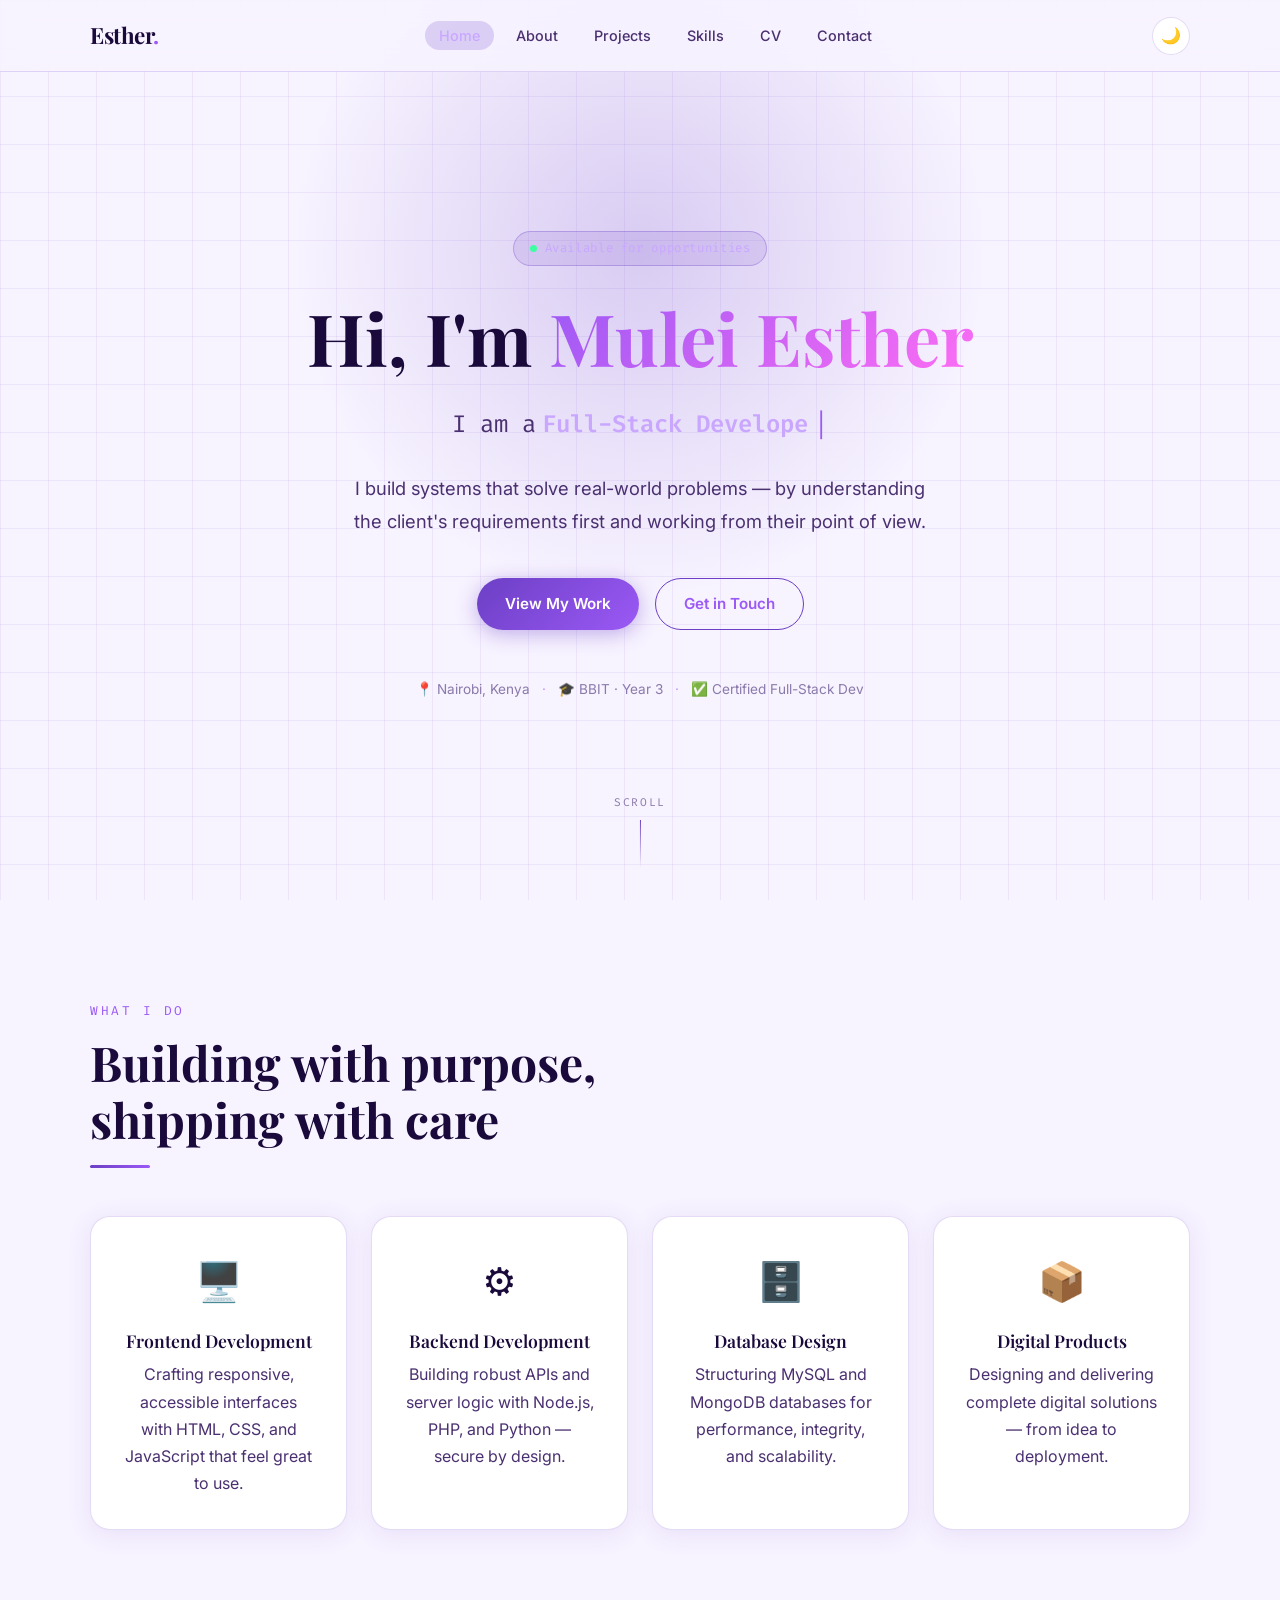
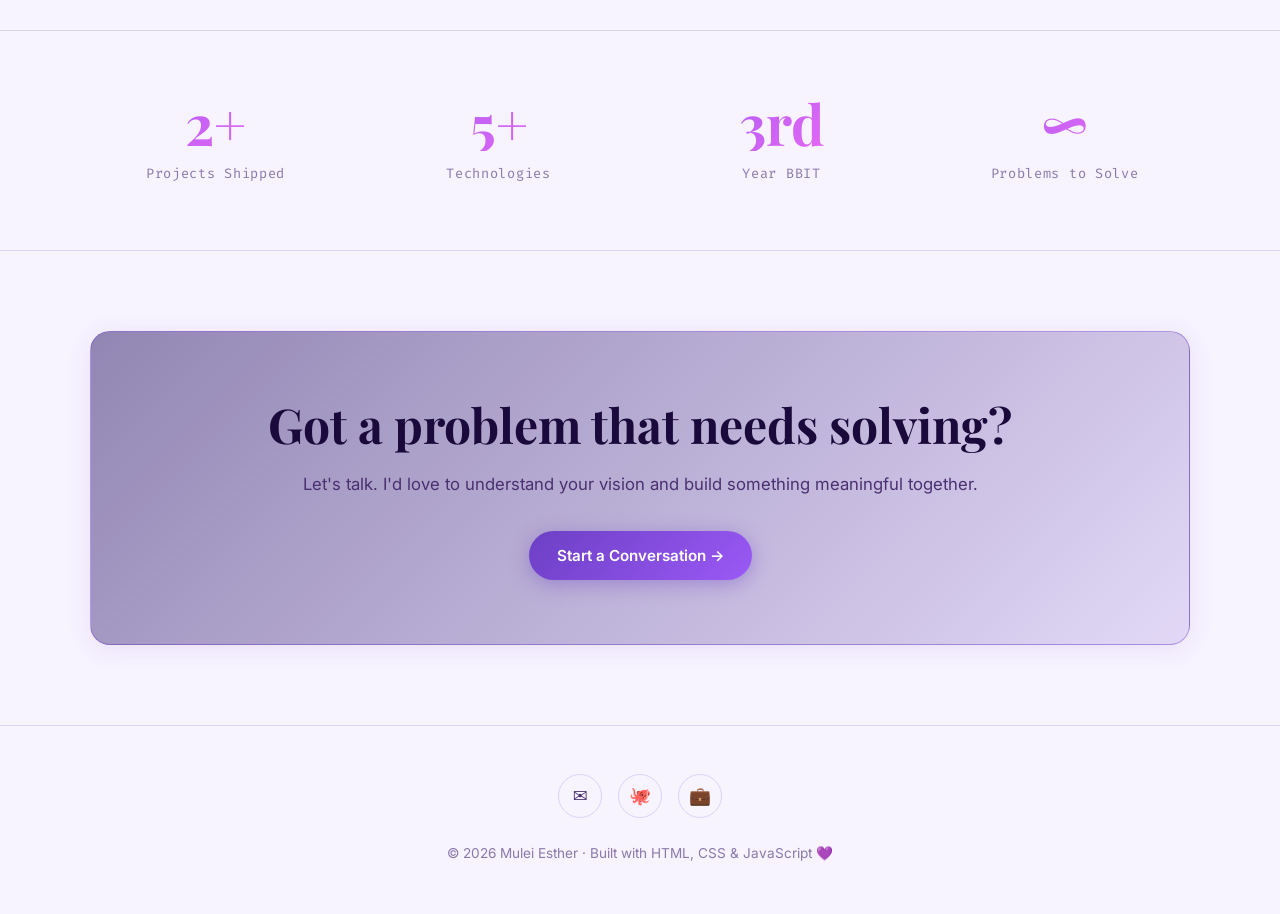
<file: index.html>
<!DOCTYPE html>
<html lang="en">
<head>
  <meta charset="UTF-8" />
  <meta name="viewport" content="width=device-width, initial-scale=1.0" />
  <meta name="description" content="Mulei Esther — Full-Stack Developer based in Nairobi, Kenya. Building systems that solve real-world problems." />
  <!-- Security headers via meta tags -->
  <meta http-equiv="X-Content-Type-Options" content="nosniff" />
  <meta http-equiv="X-Frame-Options" content="DENY" />
  <meta http-equiv="Referrer-Policy" content="strict-origin-when-cross-origin" />
  <meta http-equiv="Permissions-Policy" content="camera=(), microphone=(), geolocation=()" />
  <title>Mulei Esther — Full-Stack Developer</title>
  <link rel="preconnect" href="https://fonts.googleapis.com" />
  <link rel="preconnect" href="https://fonts.gstatic.com" crossorigin />
  <link href="https://fonts.googleapis.com/css2?family=Playfair+Display:wght@700&family=Inter:wght@400;500;600&family=Fira+Code:wght@400;500&display=swap" rel="stylesheet" />
  <link rel="stylesheet" href="css/style.css" />
  <link rel="stylesheet" href="css/home.css" />
</head>
<body>

  <!-- NAVBAR -->
  <nav class="navbar" role="navigation" aria-label="Main navigation">
    <div class="container">
      <a class="nav-logo" href="index.html">Esther<span>.</span></a>
      <ul class="nav-links">
        <li><a href="index.html">Home</a></li>
        <li><a href="pages/about.html">About</a></li>
        <li><a href="pages/projects.html">Projects</a></li>
        <li><a href="pages/skills.html">Skills</a></li>
        <li><a href="pages/cv.html">CV</a></li>   <!-- in index.html -->
        <li><a href="pages/contact.html">Contact</a></li>
      </ul>
      <div class="nav-actions">
        <button class="theme-toggle" aria-label="Toggle light/dark mode" title="Toggle theme">
          <span class="theme-icon">☀️</span>
        </button>
        <button class="hamburger" aria-label="Open menu" aria-expanded="false">
          <span></span><span></span><span></span>
        </button>
      </div>
    </div>
  </nav>

  <!-- MOBILE MENU -->
  <div class="mobile-menu" role="navigation" aria-label="Mobile navigation">
    <a href="index.html">Home</a>
    <a href="pages/about.html">About</a>
    <a href="pages/projects.html">Projects</a>
    <a href="pages/skills.html">Skills</a>
    <a href="pages/cv.html">CV</a>
    <a href="pages/contact.html">Contact</a>
  </div>

  <main>
    <!-- HERO -->
    <section class="hero" aria-label="Introduction">
      <div class="hero-bg-grid" aria-hidden="true"></div>
      <div class="hero-glow" aria-hidden="true"></div>

      <div class="container hero-content">
        <div class="hero-badge reveal">
          <span class="badge-dot"></span>
          <span>Available for opportunities</span>
        </div>

        <h1 class="hero-title reveal">
          Hi, I'm <span class="gradient-text">Mulei Esther</span>
        </h1>

        <div class="hero-typed reveal">
          <span class="typed-prefix">I am a </span>
          <span class="typed-word"></span>
          <span class="typed-cursor" aria-hidden="true">|</span>
        </div>

        <p class="hero-tagline reveal">
          I build systems that solve real-world problems — by understanding the client's
          requirements first and working from their point of view.
        </p>

        <div class="hero-cta reveal">
          <a href="pages/projects.html" class="btn btn-primary">View My Work</a>
          <a href="pages/contact.html" class="btn btn-outline">Get in Touch</a>
        </div>

        <div class="hero-meta reveal">
          <span class="meta-item">📍 Nairobi, Kenya</span>
          <span class="meta-divider">·</span>
          <span class="meta-item">🎓 BBIT · Year 3</span>
          <span class="meta-divider">·</span>
          <span class="meta-item">✅ Certified Full-Stack Dev</span>
        </div>
      </div>

      <div class="hero-scroll-hint" aria-hidden="true">
        <span>scroll</span>
        <div class="scroll-line"></div>
      </div>
    </section>

    <!-- WHAT I DO -->
    <section class="what-i-do">
      <div class="container">
        <p class="section-label">What I Do</p>
        <h2 class="section-title">Building with purpose,<br/>shipping with care</h2>
        <div class="divider"></div>

        <div class="services-grid">
          <div class="service-card card reveal">
            <div class="service-icon">🖥️</div>
            <h3>Frontend Development</h3>
            <p>Crafting responsive, accessible interfaces with HTML, CSS, and JavaScript that feel great to use.</p>
          </div>
          <div class="service-card card reveal">
            <div class="service-icon">⚙️</div>
            <h3>Backend Development</h3>
            <p>Building robust APIs and server logic with Node.js, PHP, and Python — secure by design.</p>
          </div>
          <div class="service-card card reveal">
            <div class="service-icon">🗄️</div>
            <h3>Database Design</h3>
            <p>Structuring MySQL and MongoDB databases for performance, integrity, and scalability.</p>
          </div>
          <div class="service-card card reveal">
            <div class="service-icon">📦</div>
            <h3>Digital Products</h3>
            <p>Designing and delivering complete digital solutions — from idea to deployment.</p>
          </div>
        </div>
      </div>
    </section>

    <!-- QUICK STATS -->
    <section class="stats-section">
      <div class="container">
        <div class="stats-grid">
          <div class="stat-item reveal">
            <span class="stat-number gradient-text">2+</span>
            <span class="stat-label">Projects Shipped</span>
          </div>
          <div class="stat-item reveal">
            <span class="stat-number gradient-text">5+</span>
            <span class="stat-label">Technologies</span>
          </div>
          <div class="stat-item reveal">
            <span class="stat-number gradient-text">3rd</span>
            <span class="stat-label">Year BBIT</span>
          </div>
          <div class="stat-item reveal">
            <span class="stat-number gradient-text">∞</span>
            <span class="stat-label">Problems to Solve</span>
          </div>
        </div>
      </div>
    </section>

    <!-- CTA STRIP -->
    <section class="cta-strip">
      <div class="container">
        <div class="cta-card card reveal">
          <h2>Got a problem that needs solving?</h2>
          <p>Let's talk. I'd love to understand your vision and build something meaningful together.</p>
          <a href="pages/contact.html" class="btn btn-primary">Start a Conversation →</a>
        </div>
      </div>
    </section>
  </main>

  <!-- FOOTER -->
  <footer class="footer">
    <div class="container">
      <div class="footer-socials">
        <a href="mailto:essyart.essizverses1@gmail.com" aria-label="Email" title="Email">✉️</a>
        <a href="https://github.com/muleiesther8" target="_blank" rel="noopener noreferrer" aria-label="GitHub" title="GitHub">🐙</a>
        <a href="https://www.linkedin.com/in/esther-mulei-98b2b3321" target="_blank" rel="noopener noreferrer" aria-label="LinkedIn" title="LinkedIn">💼</a>
      </div>
      <p>© <span id="year"></span> Mulei Esther · Built with HTML, CSS & JavaScript 💜</p>
    </div>
  </footer>

  <button class="back-to-top" aria-label="Back to top" title="Back to top">↑</button>

  <script src="js/main.js"></script>
  <script>document.getElementById('year').textContent = new Date().getFullYear();</script>
</body>
</html>
</file>
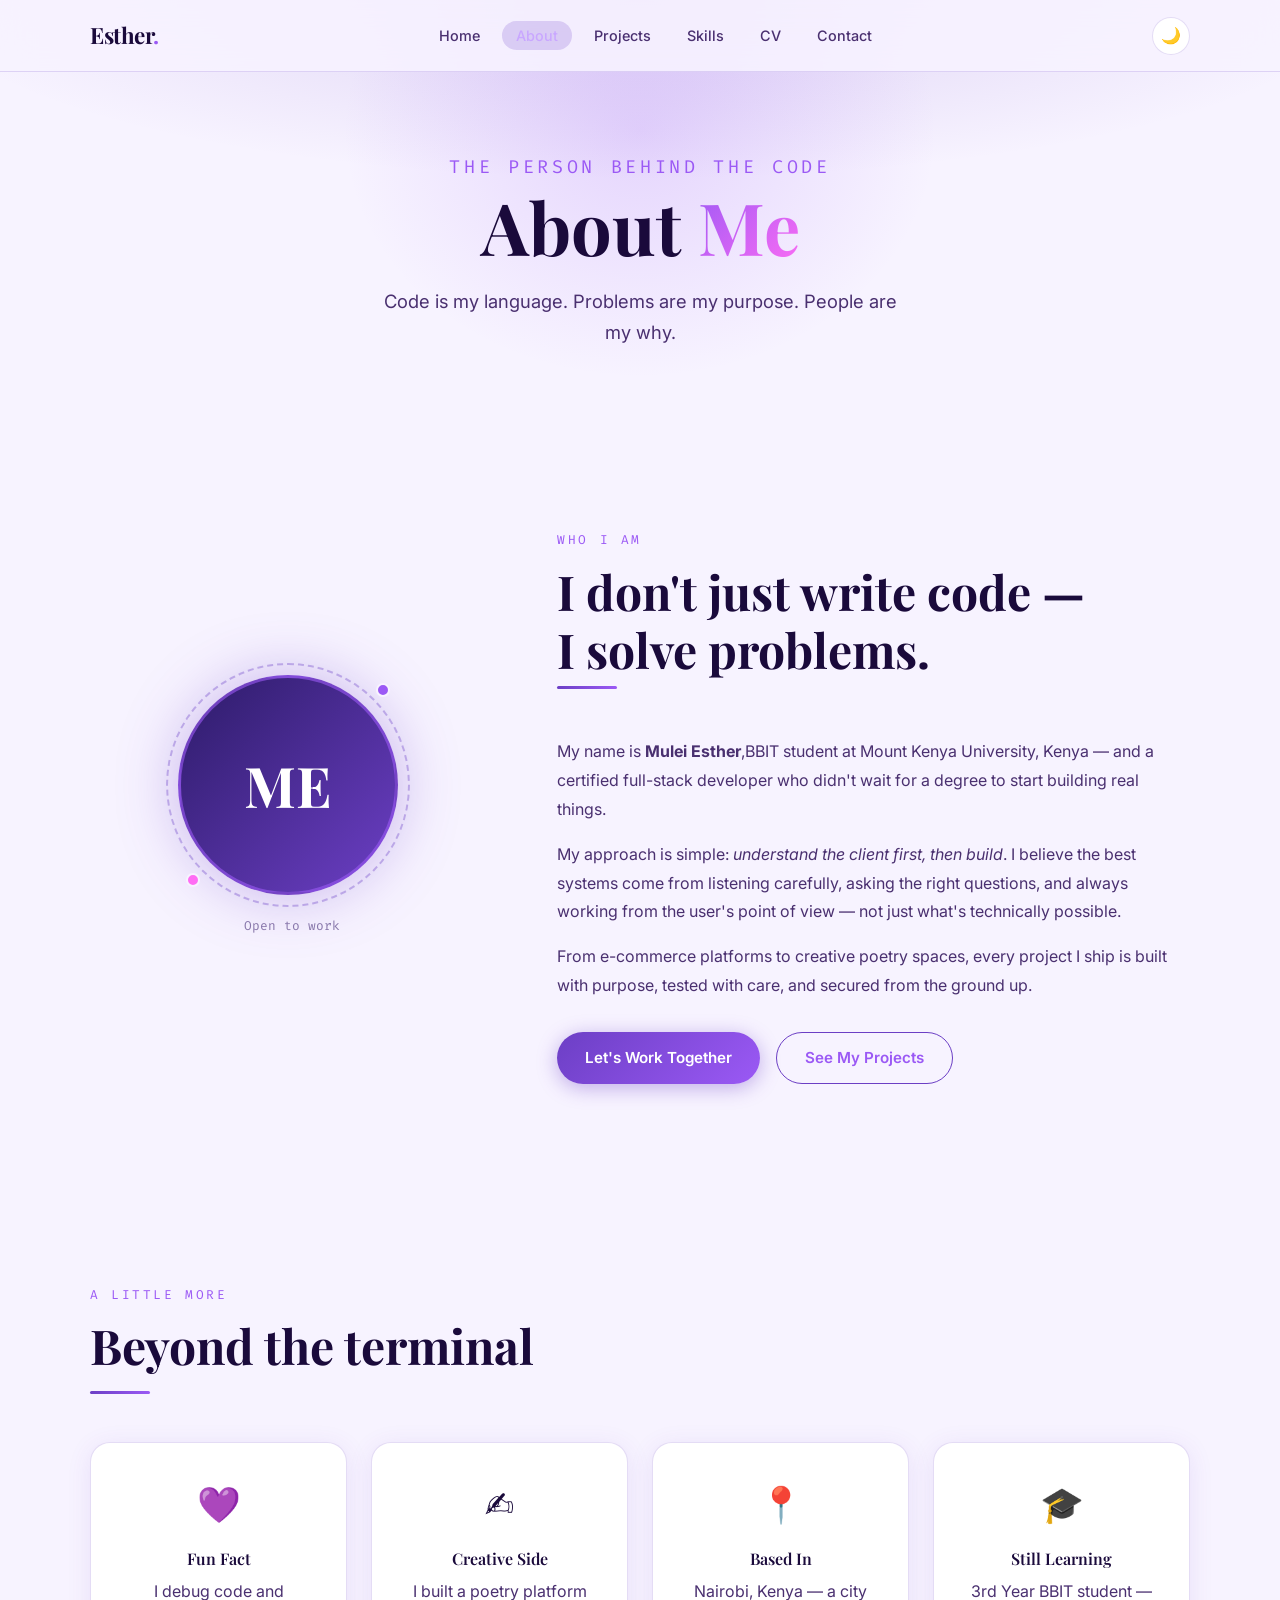
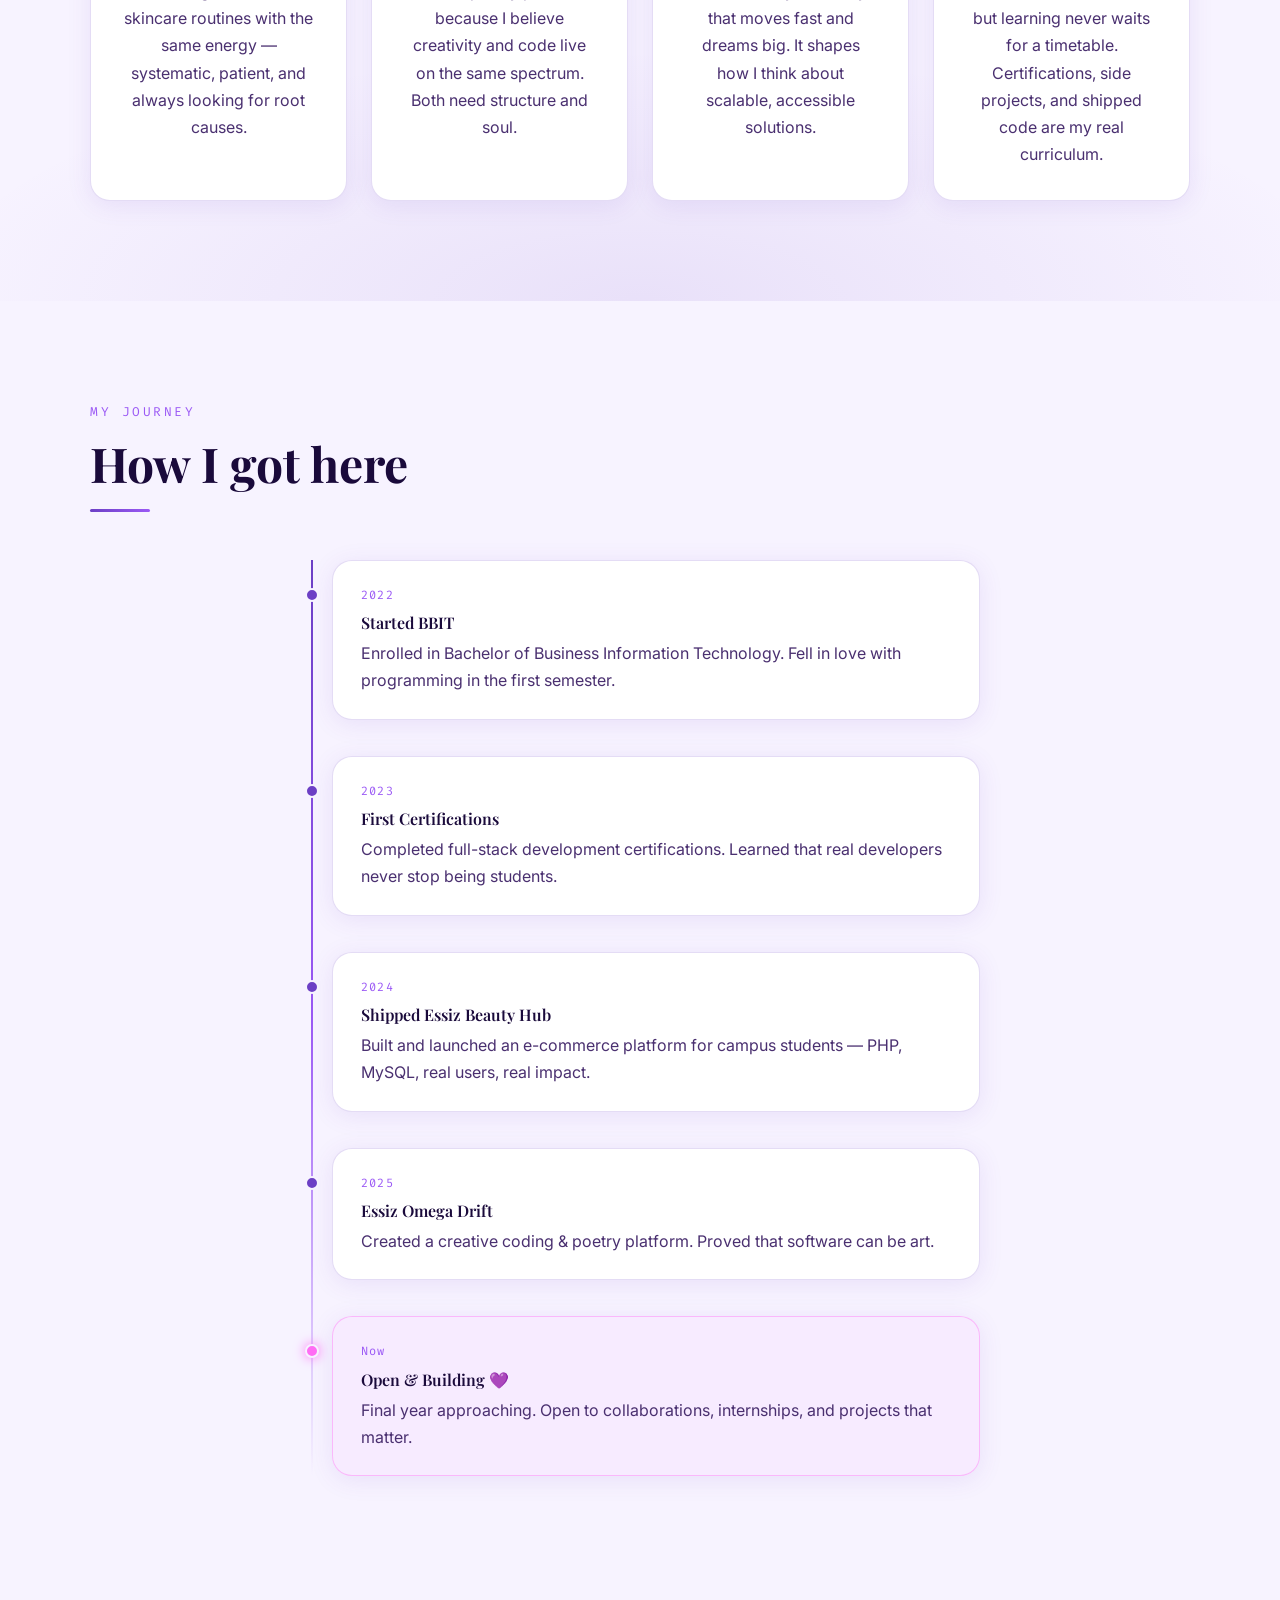
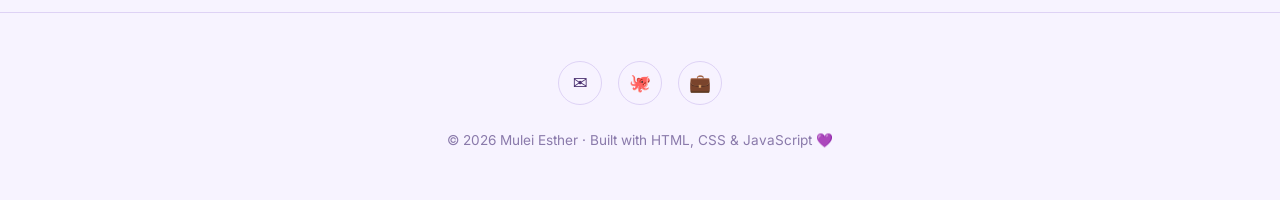
<file: pages/about.html>
<!DOCTYPE html>
<html lang="en">
<head>
  <meta charset="UTF-8" />
  <meta name="viewport" content="width=device-width, initial-scale=1.0" />
  <meta name="description" content="About Mulei Esther — Full-Stack Developer, BBIT student, and digital creator from Nairobi, Kenya." />
  <meta http-equiv="X-Content-Type-Options" content="nosniff" />
  <meta http-equiv="X-Frame-Options" content="DENY" />
  <meta http-equiv="Referrer-Policy" content="strict-origin-when-cross-origin" />
  <title>About — Mulei Esther</title>
  <link rel="preconnect" href="https://fonts.googleapis.com" />
  <link rel="preconnect" href="https://fonts.gstatic.com" crossorigin />
  <link href="https://fonts.googleapis.com/css2?family=Playfair+Display:wght@700&family=Inter:wght@400;500;600&family=Fira+Code:wght@400;500&display=swap" rel="stylesheet" />
  <link rel="stylesheet" href="../css/style.css" />
  <link rel="stylesheet" href="../css/about.css" />
</head>
<body>

  <nav class="navbar" role="navigation" aria-label="Main navigation">
    <div class="container">
      <a class="nav-logo" href="../index.html">Esther<span>.</span></a>
      <ul class="nav-links">
        <li><a href="../index.html">Home</a></li>
        <li><a href="about.html">About</a></li>
        <li><a href="projects.html">Projects</a></li>
        <li><a href="skills.html">Skills</a></li>
        <li><a href="cv.html">CV</a></li>   <!-- in index.html -->
        <li><a href="contact.html">Contact</a></li>          <!-- in pages/*.html -->
      </ul>
      <div class="nav-actions">
        <button class="theme-toggle" aria-label="Toggle theme"><span class="theme-icon">☀️</span></button>
        <button class="hamburger" aria-label="Open menu" aria-expanded="false">
          <span></span><span></span><span></span>
        </button>
      </div>
    </div>
  </nav>

  <div class="mobile-menu" role="navigation" aria-label="Mobile navigation">
    <a href="../index.html">Home</a>
    <a href="about.html">About</a>
    <a href="projects.html">Projects</a>
    <a href="skills.html">Skills</a>
    <a href="cv.html">CV</a>   <!-- in index.html -->
    <a href="contact.html">Contact</a>
  </div>

  <main>
    <!-- PAGE HERO -->
    <section class="page-hero about-hero">
      <div class="about-hero-glow" aria-hidden="true"></div>
      <div class="container">
        <p class="section-label reveal">The person behind the code</p>
        <h1 class="reveal">About <span class="gradient-text">Me</span></h1>
        <p class="reveal">Code is my language. Problems are my purpose. People are my why.</p>
      </div>
    </section>

    <!-- INTRO SPLIT -->
    <section class="about-intro">
      <div class="container about-intro-grid">
        <div class="about-avatar-col reveal">
          <div class="avatar-frame">
            <div class="avatar-initials">ME</div>
            <div class="avatar-ring" aria-hidden="true"></div>
            <div class="avatar-dot top-right" aria-hidden="true"></div>
            <div class="avatar-dot bottom-left" aria-hidden="true"></div>
          </div>
          <div class="avatar-caption">
            <span class="badge-dot" style="background:var(--success)"></span>
            Open to work
          </div>
        </div>

        <div class="about-text-col">
          <p class="section-label reveal">Who I am</p>
          <h2 class="reveal">I don't just write code —<br/>I solve problems.</h2>
          <div class="divider reveal"></div>

          <p class="reveal">
            My name is <strong>Mulei Esther</strong>,BBIT student at Mount Kenya University, Kenya — and a certified full-stack developer who didn't wait for a
            degree to start building real things.
          </p>
          <p class="reveal" style="margin-top:16px;">
            My approach is simple: <em>understand the client first, then build</em>. I believe
            the best systems come from listening carefully, asking the right questions, and
            always working from the user's point of view — not just what's technically possible.
          </p>
          <p class="reveal" style="margin-top:16px;">
            From e-commerce platforms to creative poetry spaces, every project I ship is built
            with purpose, tested with care, and secured from the ground up.
          </p>

          <div class="about-actions reveal">
            <a href="contact.html" class="btn btn-primary">Let's Work Together</a>
            <a href="projects.html" class="btn btn-outline">See My Projects</a>
          </div>
        </div>
      </div>
    </section>

    <!-- FUN FACTS -->
    <section class="fun-facts-section">
      <div class="container">
        <p class="section-label reveal">A little more</p>
        <h2 class="section-title reveal">Beyond the terminal</h2>
        <div class="divider reveal"></div>
        <div class="facts-grid">
          <div class="fact-card card reveal">
            <span class="fact-emoji">💜</span>
            <h3>Fun Fact</h3>
            <p>I debug code and skincare routines with the same energy — systematic, patient, and always looking for root causes.</p>
          </div>
          <div class="fact-card card reveal">
            <span class="fact-emoji">✍️</span>
            <h3>Creative Side</h3>
            <p>I built a poetry platform because I believe creativity and code live on the same spectrum. Both need structure and soul.</p>
          </div>
          <div class="fact-card card reveal">
            <span class="fact-emoji">📍</span>
            <h3>Based In</h3>
            <p>Nairobi, Kenya — a city that moves fast and dreams big. It shapes how I think about scalable, accessible solutions.</p>
          </div>
          <div class="fact-card card reveal">
            <span class="fact-emoji">🎓</span>
            <h3>Still Learning</h3>
            <p>3rd Year BBIT student — but learning never waits for a timetable. Certifications, side projects, and shipped code are my real curriculum.</p>
          </div>
        </div>
      </div>
    </section>

    <!-- TIMELINE -->
    <section class="timeline-section">
      <div class="container">
        <p class="section-label reveal">My journey</p>
        <h2 class="section-title reveal">How I got here</h2>
        <div class="divider reveal"></div>

        <div class="timeline">
          <div class="timeline-item reveal">
            <div class="timeline-dot"></div>
            <div class="timeline-content card">
              <span class="timeline-year">2022</span>
              <h3>Started BBIT</h3>
              <p>Enrolled in Bachelor of Business Information Technology. Fell in love with programming in the first semester.</p>
            </div>
          </div>
          <div class="timeline-item reveal">
            <div class="timeline-dot"></div>
            <div class="timeline-content card">
              <span class="timeline-year">2023</span>
              <h3>First Certifications</h3>
              <p>Completed full-stack development certifications. Learned that real developers never stop being students.</p>
            </div>
          </div>
          <div class="timeline-item reveal">
            <div class="timeline-dot"></div>
            <div class="timeline-content card">
              <span class="timeline-year">2024</span>
              <h3>Shipped Essiz Beauty Hub</h3>
              <p>Built and launched an e-commerce platform for campus students — PHP, MySQL, real users, real impact.</p>
            </div>
          </div>
          <div class="timeline-item reveal">
            <div class="timeline-dot"></div>
            <div class="timeline-content card">
              <span class="timeline-year">2025</span>
              <h3>Essiz Omega Drift</h3>
              <p>Created a creative coding & poetry platform. Proved that software can be art.</p>
            </div>
          </div>
          <div class="timeline-item reveal">
            <div class="timeline-dot active"></div>
            <div class="timeline-content card active-card">
              <span class="timeline-year">Now</span>
              <h3>Open & Building 💜</h3>
              <p>Final year approaching. Open to collaborations, internships, and projects that matter.</p>
            </div>
          </div>
        </div>
      </div>
    </section>
  </main>

  <footer class="footer">
    <div class="container">
      <div class="footer-socials">
        <a href="mailto:essyart.essizverses1@gmail.com" aria-label="Email">✉️</a>
        <a href="https://github.com/muleiesther8" target="_blank" rel="noopener noreferrer" aria-label="GitHub">🐙</a>
        <a href="https://www.linkedin.com/in/esther-mulei-98b2b3321" target="_blank" rel="noopener noreferrer" aria-label="LinkedIn">💼</a>
      </div>
      <p>© <span id="year"></span> Mulei Esther · Built with HTML, CSS & JavaScript 💜</p>
    </div>
  </footer>

  <button class="back-to-top" aria-label="Back to top">↑</button>
  <script src="../js/main.js"></script>
  <script>document.getElementById('year').textContent = new Date().getFullYear();</script>
</body>
</html>
</file>
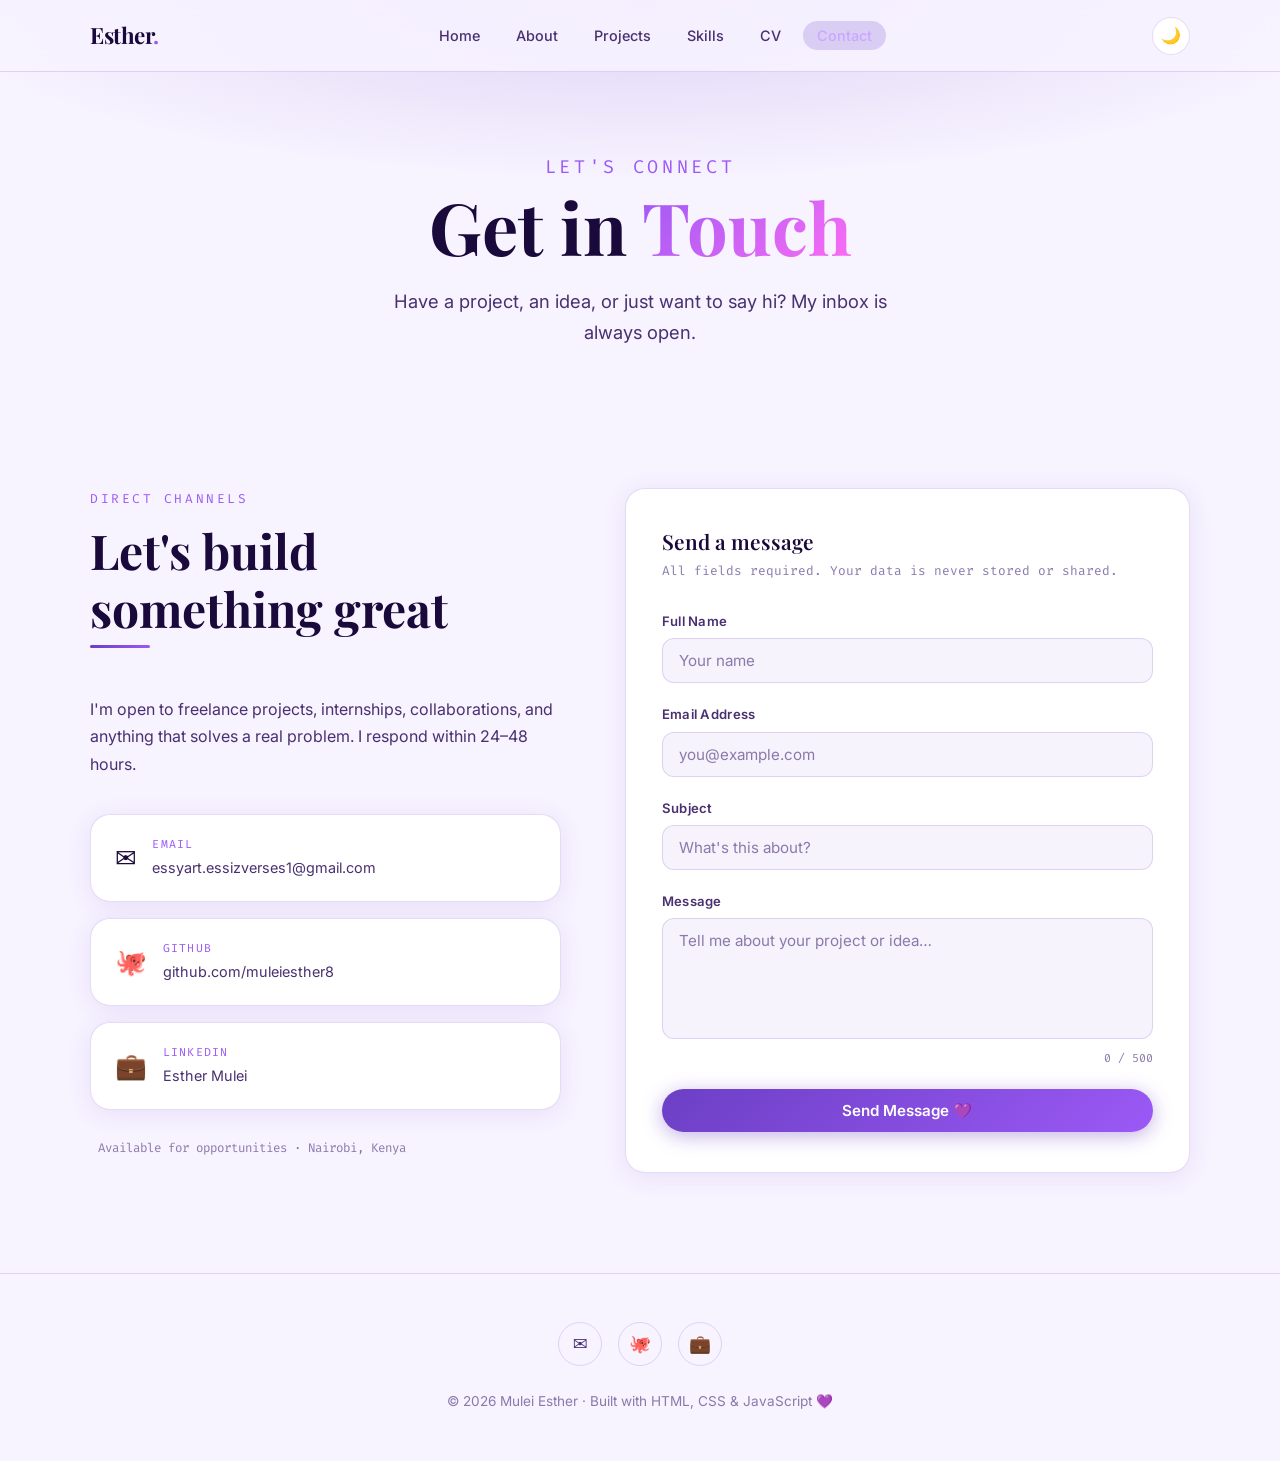
<file: pages/contact.html>
<!DOCTYPE html>
<html lang="en">
<head>
  <meta charset="UTF-8" />
  <meta name="viewport" content="width=device-width, initial-scale=1.0" />
  <meta name="description" content="Contact Mulei Esther — Full-Stack Developer. Let's build something together." />
  <meta http-equiv="X-Content-Type-Options" content="nosniff" />
  <meta http-equiv="X-Frame-Options" content="DENY" />
  <meta http-equiv="Referrer-Policy" content="strict-origin-when-cross-origin" />
  <meta http-equiv="Permissions-Policy" content="camera=(), microphone=(), geolocation=()" />
  <title>Contact — Mulei Esther</title>
  <link rel="preconnect" href="https://fonts.googleapis.com" />
  <link rel="preconnect" href="https://fonts.gstatic.com" crossorigin />
  <link href="https://fonts.googleapis.com/css2?family=Playfair+Display:wght@700&family=Inter:wght@400;500;600&family=Fira+Code:wght@400;500&display=swap" rel="stylesheet" />
  <link rel="stylesheet" href="../css/style.css" />
  <link rel="stylesheet" href="../css/contact.css" />
</head>
<body>

  <nav class="navbar" role="navigation" aria-label="Main navigation">
    <div class="container">
      <a class="nav-logo" href="../index.html">Esther<span>.</span></a>
      <ul class="nav-links">
        <li><a href="../index.html">Home</a></li>
        <li><a href="about.html">About</a></li>
        <li><a href="projects.html">Projects</a></li>
        <li><a href="skills.html">Skills</a></li>
        <li><a href="cv.html">CV</a></li>   <!-- in index.html -->
        <li><a href="contact.html">Contact</a></li>          <!-- in pages/*.html -->
      </ul>
      <div class="nav-actions">
        <button class="theme-toggle" aria-label="Toggle theme"><span class="theme-icon">☀️</span></button>
        <button class="hamburger" aria-label="Open menu" aria-expanded="false">
          <span></span><span></span><span></span>
        </button>
      </div>
    </div>
  </nav>

  <div class="mobile-menu" role="navigation" aria-label="Mobile navigation">
    <a href="../index.html">Home</a>
    <a href="about.html">About</a>
    <a href="projects.html">Projects</a>
    <a href="skills.html">Skills</a>
    <a href="cv.html">CV</a>          <!-- in pages/*.html -->
    <a href="contact.html">Contact</a>
  </div>

  <main>
    <section class="page-hero">
      <div class="container">
        <p class="section-label reveal">Let's connect</p>
        <h1 class="reveal">Get in <span class="gradient-text">Touch</span></h1>
        <p class="reveal">Have a project, an idea, or just want to say hi? My inbox is always open.</p>
      </div>
    </section>

    <section class="contact-section">
      <div class="container contact-grid">

        <!-- LEFT: Info -->
        <div class="contact-info">
          <p class="section-label reveal">Direct channels</p>
          <h2 class="reveal">Let's build<br/>something great</h2>
          <div class="divider reveal"></div>
          <p class="reveal">
            I'm open to freelance projects, internships, collaborations, and anything
            that solves a real problem. I respond within 24–48 hours.
          </p>

          <div class="contact-channels">
            <a href="mailto:essyart.essizverses1@gmail.com" class="channel-card card reveal" aria-label="Send email">
              <span class="channel-icon">✉️</span>
              <div>
                <span class="channel-label mono">Email</span>
                <span class="channel-value">essyart.essizverses1@gmail.com</span>
              </div>
            </a>
            <a href="https://github.com/muleiesther8" target="_blank" rel="noopener noreferrer" class="channel-card card reveal" aria-label="Visit GitHub profile">
              <span class="channel-icon">🐙</span>
              <div>
                <span class="channel-label mono">GitHub</span>
                <span class="channel-value">github.com/muleiesther8</span>
              </div>
            </a>
            <a href="https://www.linkedin.com/in/esther-mulei-98b2b3321" target="_blank" rel="noopener noreferrer" class="channel-card card reveal" aria-label="Visit LinkedIn profile">
              <span class="channel-icon">💼</span>
              <div>
                <span class="channel-label mono">LinkedIn</span>
                <span class="channel-value">Esther Mulei</span>
              </div>
            </a>
          </div>

          <div class="contact-availability reveal">
            <span class="badge-dot" style="background:var(--success)"></span>
            <span>Available for opportunities · Nairobi, Kenya</span>
          </div>
        </div>

        <!-- RIGHT: Form -->
        <div class="contact-form-col reveal">
          <div class="form-card card">
            <h3>Send a message</h3>
            <p class="form-note">All fields required. Your data is never stored or shared.</p>

            <form id="contactForm" novalidate autocomplete="off">

              <!-- Honeypot — hidden from real users, traps bots -->
              <input
                type="text"
                name="website"
                tabindex="-1"
                autocomplete="off"
                aria-hidden="true"
                style="position:absolute;left:-9999px;opacity:0;pointer-events:none;"
              />

              <div class="field-wrap">
                <label for="name" class="field-label">Full Name</label>
                <input
                  type="text"
                  id="name"
                  name="name"
                  class="field-input"
                  placeholder="Your name"
                  maxlength="80"
                  data-label="Full name"
                  required
                  aria-required="true"
                />
              </div>

              <div class="field-wrap">
                <label for="email" class="field-label">Email Address</label>
                <input
                  type="email"
                  id="email"
                  name="email"
                  class="field-input"
                  placeholder="you@example.com"
                  maxlength="120"
                  data-label="Email"
                  required
                  aria-required="true"
                />
              </div>

              <div class="field-wrap">
                <label for="subject" class="field-label">Subject</label>
                <input
                  type="text"
                  id="subject"
                  name="subject"
                  class="field-input"
                  placeholder="What's this about?"
                  maxlength="120"
                  data-label="Subject"
                  required
                  aria-required="true"
                />
              </div>

              <div class="field-wrap">
                <label for="message" class="field-label">Message</label>
                <textarea
                  id="message"
                  name="message"
                  class="field-input"
                  rows="5"
                  placeholder="Tell me about your project or idea…"
                  maxlength="500"
                  data-label="Message"
                  required
                  aria-required="true"
                ></textarea>
                <span class="char-count mono">0 / 500</span>
              </div>

              <button type="submit" class="btn btn-primary btn-submit btn-full">
                Send Message 💜
              </button>
            </form>
          </div>
        </div>

      </div>
    </section>
  </main>

  <!-- Toast notification (injected by JS) -->

  <footer class="footer">
    <div class="container">
      <div class="footer-socials">
        <a href="mailto:essyart.essizverses1@gmail.com" aria-label="Email">✉️</a>
        <a href="https://github.com/muleiesther8" target="_blank" rel="noopener noreferrer" aria-label="GitHub">🐙</a>
        <a href="https://www.linkedin.com/in/esther-mulei-98b2b3321" target="_blank" rel="noopener noreferrer" aria-label="LinkedIn">💼</a>
      </div>
      <p>© <span id="year"></span> Mulei Esther · Built with HTML, CSS & JavaScript 💜</p>
    </div>
  </footer>

  <button class="back-to-top" aria-label="Back to top">↑</button>
  <script src="../js/main.js"></script>
  <script>document.getElementById('year').textContent = new Date().getFullYear();</script>
</body>
</html>
</file>
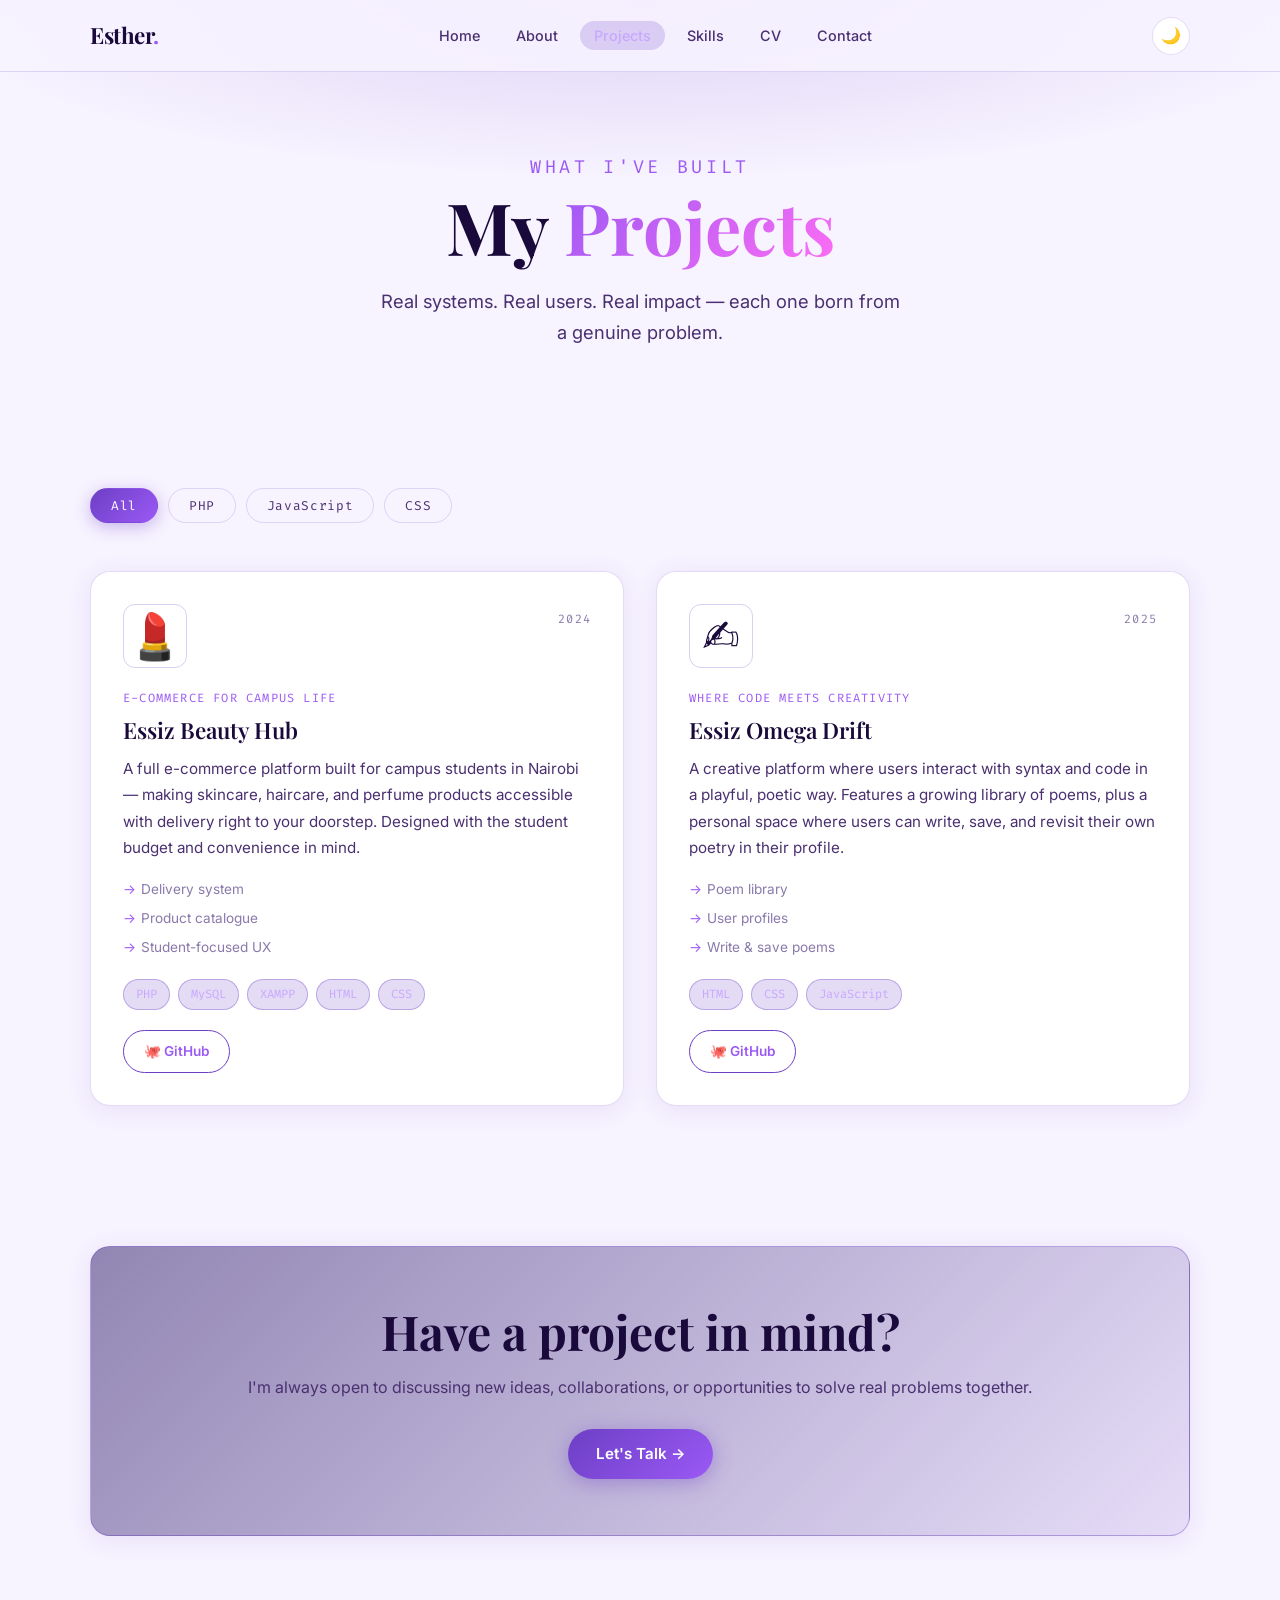
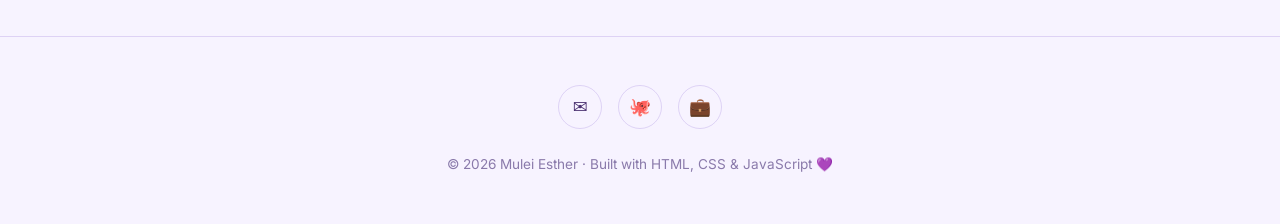
<file: pages/projects.html>
<!DOCTYPE html>
<html lang="en">
<head>
  <meta charset="UTF-8" />
  <meta name="viewport" content="width=device-width, initial-scale=1.0" />
  <meta name="description" content="Projects by Mulei Esther — Full-Stack Developer. See Essiz Beauty Hub, Essiz Omega Drift, and more." />
  <meta http-equiv="X-Content-Type-Options" content="nosniff" />
  <meta http-equiv="X-Frame-Options" content="DENY" />
  <meta http-equiv="Referrer-Policy" content="strict-origin-when-cross-origin" />
  <title>Projects — Mulei Esther</title>
  <link rel="preconnect" href="https://fonts.googleapis.com" />
  <link rel="preconnect" href="https://fonts.gstatic.com" crossorigin />
  <link href="https://fonts.googleapis.com/css2?family=Playfair+Display:wght@700&family=Inter:wght@400;500;600&family=Fira+Code:wght@400;500&display=swap" rel="stylesheet" />
  <link rel="stylesheet" href="../css/style.css" />
  <link rel="stylesheet" href="../css/projects.css" />
</head>
<body>

  <nav class="navbar" role="navigation" aria-label="Main navigation">
    <div class="container">
      <a class="nav-logo" href="../index.html">Esther<span>.</span></a>
      <ul class="nav-links">
        <li><a href="../index.html">Home</a></li>
        <li><a href="about.html">About</a></li>
        <li><a href="projects.html">Projects</a></li>
        <li><a href="skills.html">Skills</a></li>
        <li><a href="cv.html">CV</a></li>   <!-- in index.html -->
        <li><a href="contact.html">Contact</a></li>          
      </ul>
      <div class="nav-actions">
        <button class="theme-toggle" aria-label="Toggle theme"><span class="theme-icon">☀️</span></button>
        <button class="hamburger" aria-label="Open menu" aria-expanded="false">
          <span></span><span></span><span></span>
        </button>
      </div>
    </div>
  </nav>

  <div class="mobile-menu" role="navigation" aria-label="Mobile navigation">
    <a href="../index.html">Home</a>
    <a href="about.html">About</a>
    <a href="projects.html">Projects</a>
    <a href="skills.html">Skills</a>
    <a href="cv.html">CV</a>
    <a href="contact.html">Contact</a>
  </div>

  <main>
    <section class="page-hero">
      <div class="container">
        <p class="section-label reveal">What I've built</p>
        <h1 class="reveal">My <span class="gradient-text">Projects</span></h1>
        <p class="reveal">Real systems. Real users. Real impact — each one born from a genuine problem.</p>
      </div>
    </section>

    <!-- FILTER BAR -->
    <section class="projects-section">
      <div class="container">
        <div class="filter-bar reveal" role="group" aria-label="Filter projects by technology">
          <button class="filter-btn active" data-filter="all">All</button>
          <button class="filter-btn" data-filter="php">PHP</button>
          <button class="filter-btn" data-filter="javascript">JavaScript</button>
          <button class="filter-btn" data-filter="css">CSS</button>
        </div>

        <!-- JS renders cards here -->
        <div class="projects-grid" id="projectsGrid" aria-live="polite">
          <!-- Populated by projects.js -->
        </div>
      </div>
    </section>

    <!-- CTA -->
    <section class="projects-cta">
      <div class="container">
        <div class="card cta-card reveal">
          <h2>Have a project in mind?</h2>
          <p>I'm always open to discussing new ideas, collaborations, or opportunities to solve real problems together.</p>
          <a href="contact.html" class="btn btn-primary">Let's Talk →</a>
        </div>
      </div>
    </section>
  </main>

  <footer class="footer">
    <div class="container">
      <div class="footer-socials">
        <a href="mailto:essyart.essizverses1@gmail.com" aria-label="Email">✉️</a>
        <a href="https://github.com/muleiesther8" target="_blank" rel="noopener noreferrer" aria-label="GitHub">🐙</a>
        <a href="https://www.linkedin.com/in/esther-mulei-98b2b3321" target="_blank" rel="noopener noreferrer" aria-label="LinkedIn">💼</a>
      </div>
      <p>© <span id="year"></span> Mulei Esther · Built with HTML, CSS & JavaScript 💜</p>
    </div>
  </footer>

  <button class="back-to-top" aria-label="Back to top">↑</button>
  <script src="../js/main.js"></script>
  <script src="../js/projects.js"></script>
  <script>document.getElementById('year').textContent = new Date().getFullYear();</script>
</body>
</html>
</file>
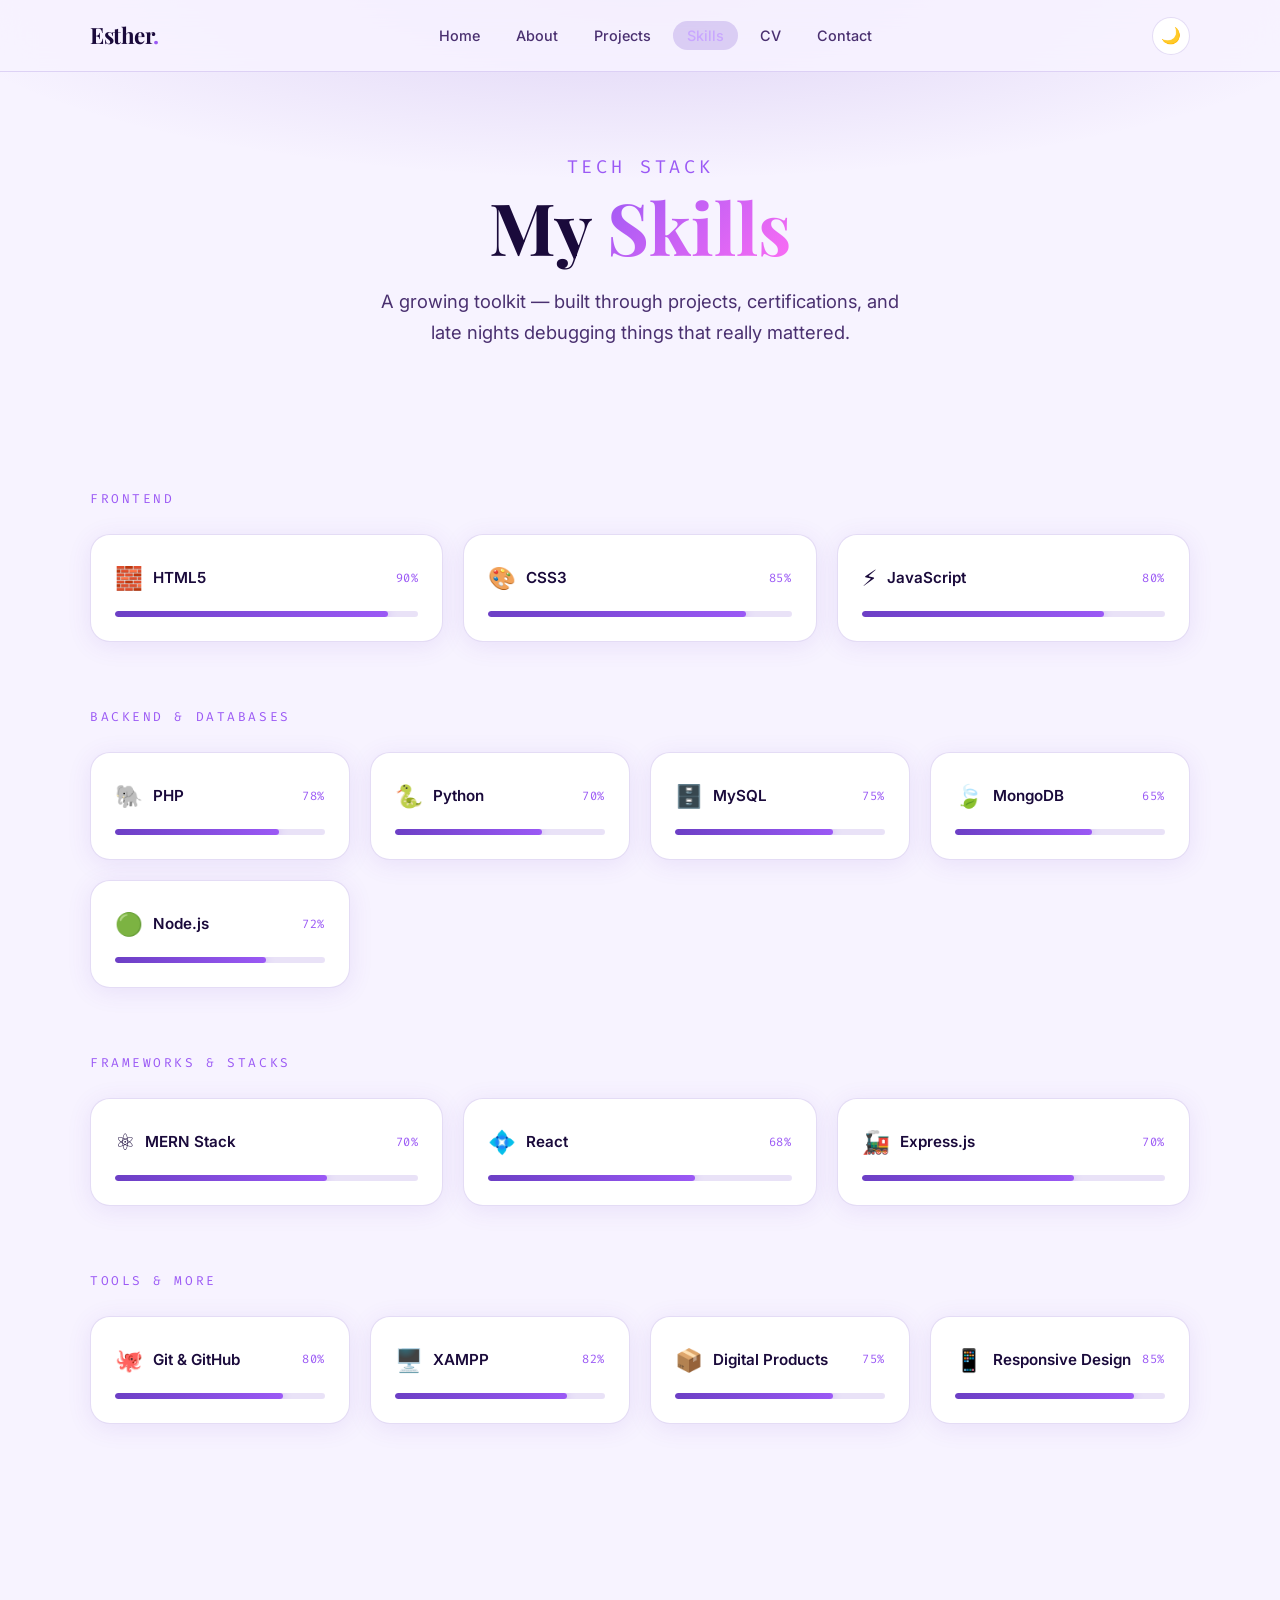
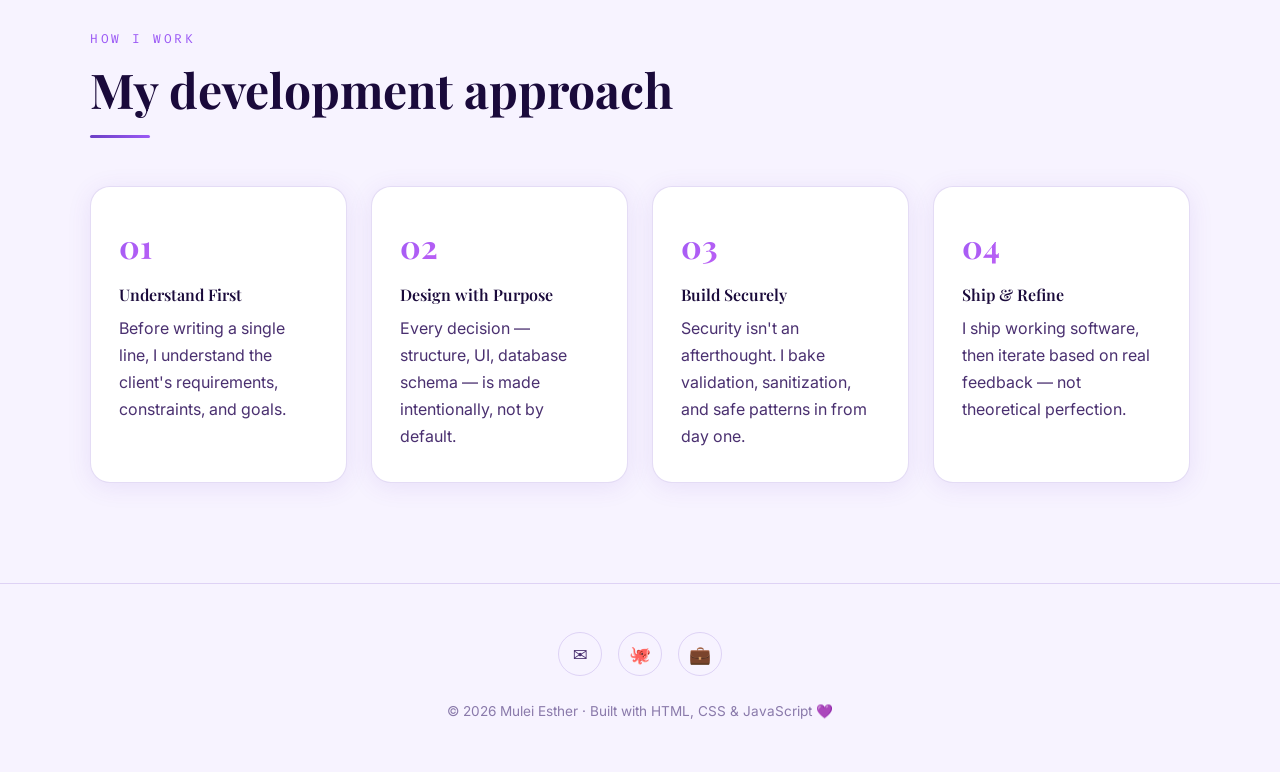
<file: pages/skills.html>
<!DOCTYPE html>
<html lang="en">
<head>
  <meta charset="UTF-8" />
  <meta name="viewport" content="width=device-width, initial-scale=1.0" />
  <meta name="description" content="Skills of Mulei Esther — HTML, CSS, JavaScript, MERN Stack, PHP, Python and more." />
  <meta http-equiv="X-Content-Type-Options" content="nosniff" />
  <meta http-equiv="X-Frame-Options" content="DENY" />
  <meta http-equiv="Referrer-Policy" content="strict-origin-when-cross-origin" />
  <title>Skills — Mulei Esther</title>
  <link rel="preconnect" href="https://fonts.googleapis.com" />
  <link rel="preconnect" href="https://fonts.gstatic.com" crossorigin />
  <link href="https://fonts.googleapis.com/css2?family=Playfair+Display:wght@700&family=Inter:wght@400;500;600&family=Fira+Code:wght@400;500&display=swap" rel="stylesheet" />
  <link rel="stylesheet" href="../css/style.css" />
  <link rel="stylesheet" href="../css/skills.css" />
</head>
<body>

  <nav class="navbar" role="navigation" aria-label="Main navigation">
    <div class="container">
      <a class="nav-logo" href="../index.html">Esther<span>.</span></a>
      <ul class="nav-links">
        <li><a href="../index.html">Home</a></li>
        <li><a href="about.html">About</a></li>
        <li><a href="projects.html">Projects</a></li>
        <li><a href="skills.html">Skills</a></li>
        <li><a href="cv.html">CV</a></li>   <!-- in index.html -->
        <li><a href="contact.html">Contact</a></li>
      </ul>
      <div class="nav-actions">
        <button class="theme-toggle" aria-label="Toggle theme"><span class="theme-icon">☀️</span></button>
        <button class="hamburger" aria-label="Open menu" aria-expanded="false">
          <span></span><span></span><span></span>
        </button>
      </div>
    </div>
  </nav>

  <div class="mobile-menu" role="navigation" aria-label="Mobile navigation">
    <a href="../index.html">Home</a>
    <a href="about.html">About</a>
    <a href="projects.html">Projects</a>
    <a href="skills.html">Skills</a>
    <a href="cv.html">CV</a>   <!-- in index.html -->
    <a href="contact.html">Contact</a>
  </div>

  <main>
    <section class="page-hero">
      <div class="container">
        <p class="section-label reveal">Tech stack</p>
        <h1 class="reveal">My <span class="gradient-text">Skills</span></h1>
        <p class="reveal">A growing toolkit — built through projects, certifications, and late nights debugging things that really mattered.</p>
      </div>
    </section>

    <!-- SKILLS GRID -->
    <section class="skills-section">
      <div class="container">

        <div class="skills-category">
          <p class="section-label">Frontend</p>
          <div class="skills-grid" id="frontendGrid"></div>
        </div>

        <div class="skills-category">
          <p class="section-label">Backend & Databases</p>
          <div class="skills-grid" id="backendGrid"></div>
        </div>

        <div class="skills-category">
          <p class="section-label">Frameworks & Stacks</p>
          <div class="skills-grid" id="frameworkGrid"></div>
        </div>

        <div class="skills-category">
          <p class="section-label">Tools & More</p>
          <div class="skills-grid" id="toolsGrid"></div>
        </div>

      </div>
    </section>

    <!-- APPROACH -->
    <section class="approach-section">
      <div class="container">
        <p class="section-label reveal">How I work</p>
        <h2 class="section-title reveal">My development approach</h2>
        <div class="divider reveal"></div>
        <div class="approach-grid">
          <div class="approach-item card reveal">
            <span class="approach-num gradient-text">01</span>
            <h3>Understand First</h3>
            <p>Before writing a single line, I understand the client's requirements, constraints, and goals.</p>
          </div>
          <div class="approach-item card reveal">
            <span class="approach-num gradient-text">02</span>
            <h3>Design with Purpose</h3>
            <p>Every decision — structure, UI, database schema — is made intentionally, not by default.</p>
          </div>
          <div class="approach-item card reveal">
            <span class="approach-num gradient-text">03</span>
            <h3>Build Securely</h3>
            <p>Security isn't an afterthought. I bake validation, sanitization, and safe patterns in from day one.</p>
          </div>
          <div class="approach-item card reveal">
            <span class="approach-num gradient-text">04</span>
            <h3>Ship & Refine</h3>
            <p>I ship working software, then iterate based on real feedback — not theoretical perfection.</p>
          </div>
        </div>
      </div>
    </section>
  </main>

  <footer class="footer">
    <div class="container">
      <div class="footer-socials">
        <a href="mailto:essyart.essizverses1@gmail.com" aria-label="Email">✉️</a>
        <a href="https://github.com/muleiesther8" target="_blank" rel="noopener noreferrer" aria-label="GitHub">🐙</a>
        <a href="https://www.linkedin.com/in/esther-mulei-98b2b3321" target="_blank" rel="noopener noreferrer" aria-label="LinkedIn">💼</a>
      </div>
      <p>© <span id="year"></span> Mulei Esther · Built with HTML, CSS & JavaScript 💜</p>
    </div>
  </footer>

  <button class="back-to-top" aria-label="Back to top">↑</button>
  <script src="../js/main.js"></script>
  <script src="../js/skills.js"></script>
  <script>document.getElementById('year').textContent = new Date().getFullYear();</script>
</body>
</html>
</file>
<file: css/style.css>
/* =============================================
   ESTHER MULEI PORTFOLIO — MAIN STYLESHEET
   Purple-forward · Secure · Responsive
   ============================================= */

/* === DESIGN TOKENS === */
:root {
  --purple-deep:    #2D1B69;
  --purple-mid:     #6C3FC5;
  --purple-bright:  #9B59F5;
  --purple-soft:    #C9A7FF;
  --purple-glow:    #EDE0FF;

  --bg-dark:        #0D0A1A;
  --bg-card:        #16102B;
  --bg-card-hover:  #1E1540;

  --text-primary:   #F0EAFF;
  --text-secondary: #B09FD8;
  --text-muted:     #7A6A9B;

  --accent:         #FF6DF4;
  --success:        #3DFFA0;
  --warning:        #FFD166;
  --error:          #FF6B6B;

  --border:         rgba(108, 63, 197, 0.25);
  --border-hover:   rgba(155, 89, 245, 0.6);

  --radius-sm:      6px;
  --radius-md:      12px;
  --radius-lg:      20px;
  --radius-pill:    999px;

  --shadow-card:    0 4px 24px rgba(108, 63, 197, 0.15);
  --shadow-glow:    0 0 40px rgba(155, 89, 245, 0.2);

  --font-display:   'Playfair Display', Georgia, serif;
  --font-body:      'Inter', system-ui, sans-serif;
  --font-mono:      'Fira Code', 'Courier New', monospace;

  --nav-height:     72px;
  --transition:     0.3s cubic-bezier(0.4, 0, 0.2, 1);
}

/* Light mode */
[data-theme="light"] {
  --bg-dark:        #F7F3FF;
  --bg-card:        #FFFFFF;
  --bg-card-hover:  #F0E8FF;
  --text-primary:   #1A0A3B;
  --text-secondary: #4A3070;
  --text-muted:     #8A7AAB;
  --border:         rgba(108, 63, 197, 0.18);
  --shadow-card:    0 4px 24px rgba(108, 63, 197, 0.10);
}

/* === RESET & BASE === */
*, *::before, *::after { box-sizing: border-box; margin: 0; padding: 0; }

html { scroll-behavior: smooth; font-size: 16px; }

body {
  font-family: var(--font-body);
  background: var(--bg-dark);
  color: var(--text-primary);
  line-height: 1.7;
  transition: background var(--transition), color var(--transition);
  overflow-x: hidden;
}

img { max-width: 100%; display: block; }
a { color: var(--purple-bright); text-decoration: none; transition: color var(--transition); }
a:hover { color: var(--purple-soft); }
a:focus-visible { outline: 2px solid var(--purple-bright); outline-offset: 3px; border-radius: 3px; }

/* === TYPOGRAPHY === */
h1, h2, h3, h4 { font-family: var(--font-display); line-height: 1.2; }

h1 { font-size: clamp(2.4rem, 6vw, 4.5rem); font-weight: 700; }
h2 { font-size: clamp(1.8rem, 4vw, 3rem); font-weight: 700; }
h3 { font-size: clamp(1.2rem, 2.5vw, 1.6rem); font-weight: 600; }
p  { font-size: 1rem; color: var(--text-secondary); }

.mono { font-family: var(--font-mono); font-size: 0.85em; }

/* === LAYOUT === */
.container {
  width: 90%;
  max-width: 1100px;
  margin: 0 auto;
}

section { padding: 100px 0; }

.section-label {
  font-family: var(--font-mono);
  font-size: 0.8rem;
  letter-spacing: 0.2em;
  text-transform: uppercase;
  color: var(--purple-bright);
  margin-bottom: 12px;
}

.section-title {
  margin-bottom: 16px;
}

.section-subtitle {
  font-size: 1.1rem;
  color: var(--text-secondary);
  max-width: 560px;
  margin-bottom: 56px;
}

/* === NAVBAR === */
.navbar {
  position: fixed;
  top: 0; left: 0; right: 0;
  height: var(--nav-height);
  z-index: 1000;
  background: rgba(13, 10, 26, 0.85);
  backdrop-filter: blur(16px);
  -webkit-backdrop-filter: blur(16px);
  border-bottom: 1px solid var(--border);
  transition: background var(--transition);
}

[data-theme="light"] .navbar {
  background: rgba(247, 243, 255, 0.88);
}

.navbar .container {
  height: 100%;
  display: flex;
  align-items: center;
  justify-content: space-between;
}

.nav-logo {
  font-family: var(--font-display);
  font-size: 1.4rem;
  font-weight: 700;
  color: var(--text-primary);
  letter-spacing: -0.02em;
}

.nav-logo span { color: var(--purple-bright); }

.nav-links {
  display: flex;
  align-items: center;
  gap: 8px;
  list-style: none;
}

.nav-links a {
  font-size: 0.9rem;
  font-weight: 500;
  color: var(--text-secondary);
  padding: 6px 14px;
  border-radius: var(--radius-pill);
  transition: all var(--transition);
}

.nav-links a:hover,
.nav-links a.active {
  color: var(--text-primary);
  background: rgba(108, 63, 197, 0.2);
}

.nav-links a.active {
  color: var(--purple-soft);
}

.nav-actions {
  display: flex;
  align-items: center;
  gap: 12px;
}

/* Theme toggle */
.theme-toggle {
  background: var(--bg-card);
  border: 1px solid var(--border);
  color: var(--text-secondary);
  width: 38px; height: 38px;
  border-radius: var(--radius-pill);
  cursor: pointer;
  display: flex; align-items: center; justify-content: center;
  font-size: 1rem;
  transition: all var(--transition);
}

.theme-toggle:hover {
  border-color: var(--purple-bright);
  color: var(--purple-bright);
}

/* Hamburger */
.hamburger {
  display: none;
  flex-direction: column;
  gap: 5px;
  cursor: pointer;
  background: none;
  border: none;
  padding: 4px;
}

.hamburger span {
  display: block;
  width: 24px; height: 2px;
  background: var(--text-primary);
  border-radius: 2px;
  transition: all var(--transition);
}

.hamburger.open span:nth-child(1) { transform: translateY(7px) rotate(45deg); }
.hamburger.open span:nth-child(2) { opacity: 0; }
.hamburger.open span:nth-child(3) { transform: translateY(-7px) rotate(-45deg); }

/* Mobile nav */
.mobile-menu {
  display: none;
  position: fixed;
  top: var(--nav-height);
  left: 0; right: 0;
  background: var(--bg-card);
  border-bottom: 1px solid var(--border);
  padding: 24px;
  z-index: 999;
  flex-direction: column;
  gap: 4px;
}

.mobile-menu.open { display: flex; }

.mobile-menu a {
  padding: 12px 16px;
  border-radius: var(--radius-md);
  color: var(--text-secondary);
  font-weight: 500;
  transition: all var(--transition);
}

.mobile-menu a:hover,
.mobile-menu a.active {
  background: rgba(108, 63, 197, 0.2);
  color: var(--text-primary);
}

/* === BUTTONS === */
.btn {
  display: inline-flex;
  align-items: center;
  gap: 8px;
  padding: 12px 28px;
  border-radius: var(--radius-pill);
  font-family: var(--font-body);
  font-size: 0.95rem;
  font-weight: 600;
  cursor: pointer;
  transition: all var(--transition);
  border: none;
  text-decoration: none;
}

.btn-primary {
  background: linear-gradient(135deg, var(--purple-mid), var(--purple-bright));
  color: #fff;
  box-shadow: 0 4px 20px rgba(108, 63, 197, 0.4);
}

.btn-primary:hover {
  transform: translateY(-2px);
  box-shadow: 0 8px 30px rgba(108, 63, 197, 0.5);
  color: #fff;
}

.btn-outline {
  background: transparent;
  color: var(--purple-bright);
  border: 1px solid var(--purple-mid);
}

.btn-outline:hover {
  background: rgba(108, 63, 197, 0.12);
  border-color: var(--purple-bright);
  color: var(--purple-soft);
  transform: translateY(-2px);
}

.btn:focus-visible { outline: 2px solid var(--purple-bright); outline-offset: 3px; }
.btn:active { transform: translateY(0); }

/* === CARDS === */
.card {
  background: var(--bg-card);
  border: 1px solid var(--border);
  border-radius: var(--radius-lg);
  padding: 32px;
  transition: all var(--transition);
  box-shadow: var(--shadow-card);
}

.card:hover {
  border-color: var(--border-hover);
  transform: translateY(-4px);
  box-shadow: var(--shadow-glow);
  background: var(--bg-card-hover);
}

/* === GRADIENT TEXT === */
.gradient-text {
  background: linear-gradient(135deg, var(--purple-bright), var(--accent));
  -webkit-background-clip: text;
  -webkit-text-fill-color: transparent;
  background-clip: text;
}

/* === PILL TAGS === */
.tag {
  display: inline-block;
  font-family: var(--font-mono);
  font-size: 0.75rem;
  padding: 4px 12px;
  border-radius: var(--radius-pill);
  background: rgba(108, 63, 197, 0.18);
  border: 1px solid rgba(108, 63, 197, 0.35);
  color: var(--purple-soft);
  transition: all var(--transition);
}

.tag:hover {
  background: rgba(108, 63, 197, 0.3);
  border-color: var(--purple-bright);
}

/* === DIVIDER === */
.divider {
  width: 60px; height: 3px;
  background: linear-gradient(90deg, var(--purple-mid), var(--purple-bright));
  border-radius: var(--radius-pill);
  margin-bottom: 48px;
}

/* === PAGE HERO (inner pages) === */
.page-hero {
  padding: calc(var(--nav-height) + 80px) 0 80px;
  text-align: center;
  background: radial-gradient(ellipse 80% 60% at 50% 0%, rgba(108,63,197,0.18) 0%, transparent 70%);
}

.page-hero h1 { margin-bottom: 16px; }
.page-hero p { font-size: 1.15rem; max-width: 520px; margin: 0 auto; }

/* === FOOTER === */
.footer {
  padding: 48px 0;
  border-top: 1px solid var(--border);
  text-align: center;
}

.footer-socials {
  display: flex;
  justify-content: center;
  gap: 16px;
  margin-bottom: 24px;
}

.footer-socials a {
  width: 44px; height: 44px;
  border-radius: var(--radius-pill);
  border: 1px solid var(--border);
  display: flex; align-items: center; justify-content: center;
  font-size: 1.1rem;
  color: var(--text-secondary);
  transition: all var(--transition);
}

.footer-socials a:hover {
  border-color: var(--purple-bright);
  color: var(--purple-bright);
  background: rgba(108, 63, 197, 0.12);
  transform: translateY(-2px);
}

.footer p { font-size: 0.85rem; color: var(--text-muted); }

/* === SCROLL REVEAL === */
.reveal {
  opacity: 0;
  transform: translateY(28px);
  transition: opacity 0.6s ease, transform 0.6s ease;
}

.reveal.visible {
  opacity: 1;
  transform: translateY(0);
}

/* === BACK TO TOP === */
.back-to-top {
  position: fixed;
  bottom: 32px; right: 32px;
  width: 44px; height: 44px;
  background: var(--purple-mid);
  color: #fff;
  border: none;
  border-radius: var(--radius-pill);
  cursor: pointer;
  font-size: 1.2rem;
  display: none;
  align-items: center;
  justify-content: center;
  z-index: 900;
  transition: all var(--transition);
  box-shadow: 0 4px 16px rgba(108, 63, 197, 0.4);
}

.back-to-top.visible { display: flex; }
.back-to-top:hover { background: var(--purple-bright); transform: translateY(-3px); }

/* === REDUCED MOTION === */
@media (prefers-reduced-motion: reduce) {
  *, *::before, *::after {
    animation-duration: 0.01ms !important;
    transition-duration: 0.01ms !important;
  }
  .reveal { opacity: 1; transform: none; }
}

/* === RESPONSIVE === */
@media (max-width: 768px) {
  .nav-links { display: none; }
  .hamburger { display: flex; }
  section { padding: 72px 0; }
  .btn { padding: 11px 22px; }
}

@media (max-width: 480px) {
  .container { width: 94%; }
}
</file>
<file: css/home.css>
/* =============================================
   HOME PAGE STYLES
   ============================================= */

/* === HERO === */
.hero {
  min-height: 100vh;
  display: flex;
  align-items: center;
  justify-content: center;
  position: relative;
  overflow: hidden;
  padding: calc(var(--nav-height) + 40px) 0 80px;
}

.hero-bg-grid {
  position: absolute;
  inset: 0;
  background-image:
    linear-gradient(rgba(108,63,197,0.08) 1px, transparent 1px),
    linear-gradient(90deg, rgba(108,63,197,0.08) 1px, transparent 1px);
  background-size: 48px 48px;
  pointer-events: none;
}

.hero-glow {
  position: absolute;
  top: -100px; left: 50%;
  transform: translateX(-50%);
  width: 700px; height: 700px;
  background: radial-gradient(circle, rgba(108,63,197,0.22) 0%, transparent 70%);
  pointer-events: none;
}

.hero-content {
  text-align: center;
  position: relative;
  z-index: 1;
  display: flex;
  flex-direction: column;
  align-items: center;
}

.hero-badge {
  display: inline-flex;
  align-items: center;
  gap: 8px;
  font-family: var(--font-mono);
  font-size: 0.78rem;
  color: var(--purple-soft);
  background: rgba(108,63,197,0.12);
  border: 1px solid rgba(108,63,197,0.3);
  padding: 6px 16px;
  border-radius: var(--radius-pill);
  margin-bottom: 28px;
  letter-spacing: 0.05em;
}

.badge-dot {
  width: 7px; height: 7px;
  background: var(--success);
  border-radius: 50%;
  animation: pulse 2s infinite;
}

@keyframes pulse {
  0%, 100% { opacity: 1; transform: scale(1); }
  50% { opacity: 0.5; transform: scale(0.8); }
}

.hero-title {
  margin-bottom: 20px;
}

.hero-typed {
  font-size: clamp(1.1rem, 3vw, 1.5rem);
  color: var(--text-secondary);
  margin-bottom: 24px;
  height: 2em;
  display: flex;
  align-items: center;
  gap: 6px;
  font-family: var(--font-mono);
}

.typed-word {
  color: var(--purple-soft);
  font-weight: 600;
}

.typed-cursor {
  color: var(--purple-bright);
  animation: blink 1s infinite;
}

@keyframes blink {
  0%, 100% { opacity: 1; }
  50% { opacity: 0; }
}

.hero-tagline {
  font-size: clamp(1rem, 2.2vw, 1.15rem);
  max-width: 580px;
  color: var(--text-secondary);
  margin-bottom: 40px;
  line-height: 1.8;
}

.hero-cta {
  display: flex;
  gap: 16px;
  flex-wrap: wrap;
  justify-content: center;
  margin-bottom: 48px;
}

.hero-meta {
  display: flex;
  align-items: center;
  gap: 12px;
  flex-wrap: wrap;
  justify-content: center;
  font-size: 0.85rem;
  color: var(--text-muted);
}

.meta-divider { color: var(--border-hover); }

.hero-scroll-hint {
  position: absolute;
  bottom: 32px;
  left: 50%;
  transform: translateX(-50%);
  display: flex;
  flex-direction: column;
  align-items: center;
  gap: 8px;
  font-family: var(--font-mono);
  font-size: 0.7rem;
  color: var(--text-muted);
  letter-spacing: 0.15em;
  text-transform: uppercase;
}

.scroll-line {
  width: 1px;
  height: 48px;
  background: linear-gradient(to bottom, var(--purple-mid), transparent);
  animation: scrollDrop 2s infinite;
}

@keyframes scrollDrop {
  0% { transform: scaleY(0); transform-origin: top; }
  50% { transform: scaleY(1); transform-origin: top; }
  51% { transform: scaleY(1); transform-origin: bottom; }
  100% { transform: scaleY(0); transform-origin: bottom; }
}

/* === SERVICES === */
.what-i-do { background: transparent; }

.services-grid {
  display: grid;
  grid-template-columns: repeat(auto-fit, minmax(240px, 1fr));
  gap: 24px;
}

.service-card { text-align: center; }

.service-icon {
  font-size: 2.4rem;
  margin-bottom: 16px;
  display: block;
}

.service-card h3 {
  margin-bottom: 10px;
  font-size: 1.1rem;
}

/* === STATS === */
.stats-section {
  padding: 64px 0;
  border-top: 1px solid var(--border);
  border-bottom: 1px solid var(--border);
}

.stats-grid {
  display: grid;
  grid-template-columns: repeat(4, 1fr);
  gap: 32px;
  text-align: center;
}

.stat-number {
  display: block;
  font-family: var(--font-display);
  font-size: clamp(2rem, 5vw, 3.5rem);
  font-weight: 700;
  line-height: 1;
  margin-bottom: 8px;
}

.stat-label {
  font-size: 0.85rem;
  color: var(--text-muted);
  font-family: var(--font-mono);
  letter-spacing: 0.05em;
}

/* === CTA STRIP === */
.cta-strip { padding: 80px 0; }

.cta-card {
  text-align: center;
  padding: 64px 48px;
  background: linear-gradient(135deg, rgba(45,27,105,0.5), rgba(108,63,197,0.15));
  border-color: rgba(108,63,197,0.4);
}

.cta-card h2 { margin-bottom: 16px; }
.cta-card p { margin-bottom: 32px; font-size: 1.05rem; }

/* === RESPONSIVE === */
@media (max-width: 768px) {
  .stats-grid { grid-template-columns: repeat(2, 1fr); gap: 24px; }
  .cta-card { padding: 40px 24px; }
  .hero-scroll-hint { display: none; }
}

@media (max-width: 480px) {
  .stats-grid { grid-template-columns: repeat(2, 1fr); }
  .hero-cta { flex-direction: column; align-items: center; }
}
</file>
<file: css/about.css>
/* =============================================
   ABOUT PAGE STYLES
   ============================================= */

.about-hero {
  position: relative;
  overflow: hidden;
}

.about-hero-glow {
  position: absolute;
  top: -120px; left: 50%;
  transform: translateX(-50%);
  width: 600px; height: 500px;
  background: radial-gradient(ellipse, rgba(155,89,245,0.2) 0%, transparent 70%);
  pointer-events: none;
}

/* === INTRO SPLIT === */
.about-intro { padding: 100px 0; }

.about-intro-grid {
  display: grid;
  grid-template-columns: 1fr 1.6fr;
  gap: 72px;
  align-items: center;
}

/* Avatar */
.about-avatar-col {
  display: flex;
  flex-direction: column;
  align-items: center;
  gap: 20px;
}

.avatar-frame {
  position: relative;
  width: 220px; height: 220px;
}

.avatar-initials {
  width: 100%; height: 100%;
  border-radius: 50%;
  background: linear-gradient(135deg, var(--purple-deep), var(--purple-mid));
  display: flex;
  align-items: center;
  justify-content: center;
  font-family: var(--font-display);
  font-size: 3.5rem;
  font-weight: 700;
  color: #fff;
  border: 3px solid var(--border-hover);
  box-shadow: 0 0 60px rgba(108,63,197,0.35);
}

.avatar-ring {
  position: absolute;
  inset: -12px;
  border-radius: 50%;
  border: 2px dashed rgba(108,63,197,0.35);
  animation: spin 20s linear infinite;
}

@keyframes spin {
  to { transform: rotate(360deg); }
}

.avatar-dot {
  position: absolute;
  width: 14px; height: 14px;
  border-radius: 50%;
  background: var(--purple-bright);
  border: 2px solid var(--bg-dark);
}
.avatar-dot.top-right  { top: 8px; right: 8px; }
.avatar-dot.bottom-left { bottom: 8px; left: 8px; background: var(--accent); }

.avatar-caption {
  display: flex;
  align-items: center;
  gap: 8px;
  font-family: var(--font-mono);
  font-size: 0.8rem;
  color: var(--text-muted);
}

/* Text col */
.about-text-col h2 { margin-bottom: 8px; }
.about-text-col p   { line-height: 1.8; }

.about-actions {
  display: flex;
  gap: 16px;
  flex-wrap: wrap;
  margin-top: 32px;
}

/* === FUN FACTS === */
.fun-facts-section {
  padding: 100px 0;
  background: radial-gradient(ellipse 80% 50% at 50% 100%, rgba(108,63,197,0.1) 0%, transparent 70%);
}

.facts-grid {
  display: grid;
  grid-template-columns: repeat(auto-fit, minmax(230px, 1fr));
  gap: 24px;
}

.fact-card { text-align: center; }

.fact-emoji {
  font-size: 2.2rem;
  display: block;
  margin-bottom: 14px;
}

.fact-card h3 { font-size: 1rem; margin-bottom: 10px; }

/* === TIMELINE === */
.timeline-section { padding: 100px 0; }

.timeline {
  position: relative;
  max-width: 680px;
  margin: 0 auto;
  padding-left: 32px;
}

.timeline::before {
  content: '';
  position: absolute;
  left: 11px; top: 0; bottom: 0;
  width: 2px;
  background: linear-gradient(to bottom, var(--purple-mid), var(--purple-bright), transparent);
}

.timeline-item {
  position: relative;
  margin-bottom: 36px;
}

.timeline-dot {
  position: absolute;
  left: -27px; top: 28px;
  width: 14px; height: 14px;
  border-radius: 50%;
  background: var(--purple-mid);
  border: 2px solid var(--bg-dark);
  z-index: 1;
  transition: all var(--transition);
}

.timeline-dot.active {
  background: var(--accent);
  box-shadow: 0 0 12px var(--accent);
  animation: pulse 2s infinite;
}

.timeline-content {
  padding: 24px 28px;
}

.timeline-content.active-card {
  border-color: rgba(255,109,244,0.4);
  background: rgba(255,109,244,0.05);
}

.timeline-year {
  font-family: var(--font-mono);
  font-size: 0.75rem;
  color: var(--purple-bright);
  letter-spacing: 0.1em;
  display: block;
  margin-bottom: 8px;
}

.timeline-content h3 { font-size: 1rem; margin-bottom: 8px; }

/* === RESPONSIVE === */
@media (max-width: 900px) {
  .about-intro-grid {
    grid-template-columns: 1fr;
    gap: 48px;
    text-align: center;
  }
  .about-actions { justify-content: center; }
  .divider { margin-left: auto; margin-right: auto; }
  .section-subtitle { margin-left: auto; margin-right: auto; }
}

@media (max-width: 480px) {
  .timeline { padding-left: 24px; }
  .about-actions { flex-direction: column; align-items: center; }
}
</file>
<file: css/contact.css>
/* =============================================
   CONTACT PAGE STYLES
   ============================================= */

.contact-section { padding: 60px 0 100px; }

.contact-grid {
  display: grid;
  grid-template-columns: 1fr 1.2fr;
  gap: 64px;
  align-items: start;
}

/* === INFO SIDE === */
.contact-info h2 { margin-bottom: 8px; }

.contact-channels {
  display: flex;
  flex-direction: column;
  gap: 16px;
  margin: 36px 0 28px;
}

.channel-card {
  display: flex;
  align-items: center;
  gap: 16px;
  padding: 20px 24px;
  text-decoration: none;
  color: var(--text-primary);
  transition: all var(--transition);
}

.channel-card:hover { color: var(--text-primary); }

.channel-icon { font-size: 1.6rem; flex-shrink: 0; }

.channel-label {
  display: block;
  font-size: 0.72rem;
  color: var(--purple-bright);
  letter-spacing: 0.1em;
  text-transform: uppercase;
  margin-bottom: 2px;
}

.channel-value {
  display: block;
  font-size: 0.9rem;
  color: var(--text-secondary);
  word-break: break-all;
}

.contact-availability {
  display: flex;
  align-items: center;
  gap: 8px;
  font-family: var(--font-mono);
  font-size: 0.78rem;
  color: var(--text-muted);
}

/* === FORM SIDE === */
.form-card { padding: 40px 36px; }
.form-card h3 { font-size: 1.3rem; margin-bottom: 6px; }

.form-note {
  font-size: 0.8rem;
  color: var(--text-muted);
  margin-bottom: 28px;
  font-family: var(--font-mono);
}

/* Fields */
.field-wrap {
  display: flex;
  flex-direction: column;
  gap: 6px;
  margin-bottom: 20px;
  position: relative;
}

.field-label {
  font-size: 0.82rem;
  font-weight: 600;
  color: var(--text-secondary);
  letter-spacing: 0.02em;
}

.field-input {
  width: 100%;
  padding: 12px 16px;
  background: rgba(108,63,197,0.06);
  border: 1px solid var(--border);
  border-radius: var(--radius-md);
  color: var(--text-primary);
  font-family: var(--font-body);
  font-size: 0.95rem;
  transition: all var(--transition);
  outline: none;
  resize: none;
}

.field-input::placeholder { color: var(--text-muted); }

.field-input:focus {
  border-color: var(--purple-bright);
  background: rgba(108,63,197,0.10);
  box-shadow: 0 0 0 3px rgba(108,63,197,0.15);
}

.field-wrap.has-error .field-input {
  border-color: var(--error);
  box-shadow: 0 0 0 3px rgba(255,107,107,0.12);
}

.field-error {
  font-size: 0.78rem;
  color: var(--error);
  font-family: var(--font-mono);
  min-height: 18px;
}

.char-count {
  font-size: 0.72rem;
  color: var(--text-muted);
  text-align: right;
  margin-top: 4px;
}

.btn-full { width: 100%; justify-content: center; }

/* === TOAST === */
.toast {
  position: fixed;
  bottom: 32px; left: 50%;
  transform: translateX(-50%) translateY(100px);
  padding: 14px 28px;
  border-radius: var(--radius-pill);
  font-size: 0.9rem;
  font-weight: 500;
  z-index: 9999;
  opacity: 0;
  transition: all 0.4s cubic-bezier(0.4,0,0.2,1);
  max-width: 90vw;
  text-align: center;
  white-space: nowrap;
  pointer-events: none;
}

.toast.show {
  opacity: 1;
  transform: translateX(-50%) translateY(0);
}

.toast-success {
  background: linear-gradient(135deg, var(--purple-mid), var(--purple-bright));
  color: #fff;
  box-shadow: 0 8px 32px rgba(108,63,197,0.4);
}

.toast-error {
  background: var(--error);
  color: #fff;
  box-shadow: 0 8px 32px rgba(255,107,107,0.35);
}

/* === RESPONSIVE === */
@media (max-width: 900px) {
  .contact-grid {
    grid-template-columns: 1fr;
    gap: 48px;
  }
}

@media (max-width: 480px) {
  .form-card { padding: 28px 20px; }
}
</file>
<file: css/projects.css>
/* =============================================
   PROJECTS PAGE STYLES
   ============================================= */

.projects-section { padding: 60px 0 100px; }

/* === FILTER BAR === */
.filter-bar {
  display: flex;
  gap: 10px;
  flex-wrap: wrap;
  margin-bottom: 48px;
}

.filter-btn {
  font-family: var(--font-mono);
  font-size: 0.8rem;
  padding: 8px 20px;
  border-radius: var(--radius-pill);
  border: 1px solid var(--border);
  background: transparent;
  color: var(--text-secondary);
  cursor: pointer;
  transition: all var(--transition);
  letter-spacing: 0.05em;
}

.filter-btn:hover {
  border-color: var(--purple-bright);
  color: var(--purple-soft);
}

.filter-btn.active {
  background: linear-gradient(135deg, var(--purple-mid), var(--purple-bright));
  border-color: transparent;
  color: #fff;
  box-shadow: 0 4px 16px rgba(108,63,197,0.35);
}

/* === PROJECTS GRID === */
.projects-grid {
  display: grid;
  grid-template-columns: repeat(auto-fit, minmax(340px, 1fr));
  gap: 32px;
}

.no-results {
  color: var(--text-muted);
  font-family: var(--font-mono);
  font-size: 0.9rem;
  padding: 48px 0;
  text-align: center;
  grid-column: 1 / -1;
}

/* === PROJECT CARD === */
.project-card {
  display: flex;
  flex-direction: column;
  gap: 20px;
  padding: 32px;
  transition: all var(--transition);
}

.project-header {
  display: flex;
  align-items: flex-start;
  justify-content: space-between;
}

.project-emoji {
  font-size: 2.8rem;
  display: flex;
  align-items: center;
  justify-content: center;
  width: 64px; height: 64px;
  border-radius: var(--radius-md);
  background: rgba(var(--project-color, 108,63,197), 0.12);
  border: 1px solid rgba(108,63,197,0.25);
  flex-shrink: 0;
}

.project-year {
  font-size: 0.75rem;
  color: var(--text-muted);
  letter-spacing: 0.1em;
}

.project-body { flex: 1; }

.project-tagline {
  font-size: 0.75rem;
  color: var(--purple-bright);
  letter-spacing: 0.1em;
  text-transform: uppercase;
  margin-bottom: 8px;
}

.project-name {
  font-size: 1.4rem;
  margin-bottom: 12px;
}

.project-desc {
  font-size: 0.95rem;
  line-height: 1.75;
  color: var(--text-secondary);
  margin-bottom: 16px;
}

.project-highlights {
  list-style: none;
  display: flex;
  flex-direction: column;
  gap: 6px;
}

.project-highlights li {
  font-size: 0.85rem;
  color: var(--text-muted);
  padding-left: 18px;
  position: relative;
}

.project-highlights li::before {
  content: '→';
  position: absolute;
  left: 0;
  color: var(--purple-bright);
}

.project-tags {
  display: flex;
  flex-wrap: wrap;
  gap: 8px;
}

.project-links {
  display: flex;
  gap: 12px;
  flex-wrap: wrap;
  margin-top: auto;
}

.project-links .btn {
  font-size: 0.85rem;
  padding: 9px 20px;
}

/* === CTA === */
.projects-cta { padding: 40px 0 100px; }

.projects-cta .cta-card {
  text-align: center;
  padding: 56px 48px;
  background: linear-gradient(135deg, rgba(45,27,105,0.5), rgba(108,63,197,0.12));
  border-color: rgba(108,63,197,0.35);
}

.projects-cta .cta-card h2 { margin-bottom: 14px; }
.projects-cta .cta-card p  { margin-bottom: 28px; }

/* === RESPONSIVE === */
@media (max-width: 768px) {
  .projects-grid { grid-template-columns: 1fr; }
  .projects-cta .cta-card { padding: 40px 24px; }
}
</file>
<file: css/skills.css>
/* =============================================
   SKILLS PAGE STYLES
   ============================================= */

.skills-section { padding: 60px 0 100px; }

.skills-category { margin-bottom: 64px; }
.skills-category .section-label { margin-bottom: 24px; }

/* === SKILLS GRID === */
.skills-grid {
  display: grid;
  grid-template-columns: repeat(auto-fit, minmax(220px, 1fr));
  gap: 20px;
}

/* === SKILL CARD === */
.skill-card {
  padding: 24px;
  display: flex;
  flex-direction: column;
  gap: 14px;
}

.skill-top {
  display: flex;
  align-items: center;
  justify-content: space-between;
}

.skill-left {
  display: flex;
  align-items: center;
  gap: 10px;
}

.skill-emoji { font-size: 1.4rem; }

.skill-name {
  font-size: 0.95rem;
  font-weight: 600;
  color: var(--text-primary);
}

.skill-level {
  font-size: 0.75rem;
  color: var(--purple-bright);
  letter-spacing: 0.05em;
}

/* === PROGRESS BAR === */
.skill-bar-wrap {
  height: 6px;
  background: rgba(108,63,197,0.15);
  border-radius: var(--radius-pill);
  overflow: hidden;
}

.skill-bar {
  height: 100%;
  border-radius: var(--radius-pill);
  background: linear-gradient(90deg, var(--purple-mid), var(--purple-bright));
  transition: width 1s cubic-bezier(0.4, 0, 0.2, 1);
  box-shadow: 0 0 8px rgba(155,89,245,0.4);
}

/* === APPROACH === */
.approach-section { padding: 40px 0 100px; }

.approach-grid {
  display: grid;
  grid-template-columns: repeat(auto-fit, minmax(220px, 1fr));
  gap: 24px;
}

.approach-item { padding: 32px 28px; }

.approach-num {
  display: block;
  font-family: var(--font-display);
  font-size: 2rem;
  font-weight: 700;
  margin-bottom: 12px;
}

.approach-item h3 { font-size: 1rem; margin-bottom: 10px; }

/* === RESPONSIVE === */
@media (max-width: 600px) {
  .skills-grid { grid-template-columns: 1fr; }
  .approach-grid { grid-template-columns: 1fr; }
}
.skills-grid .skill-card {
  opacity: 1;
  transform: none;
}
</file>
